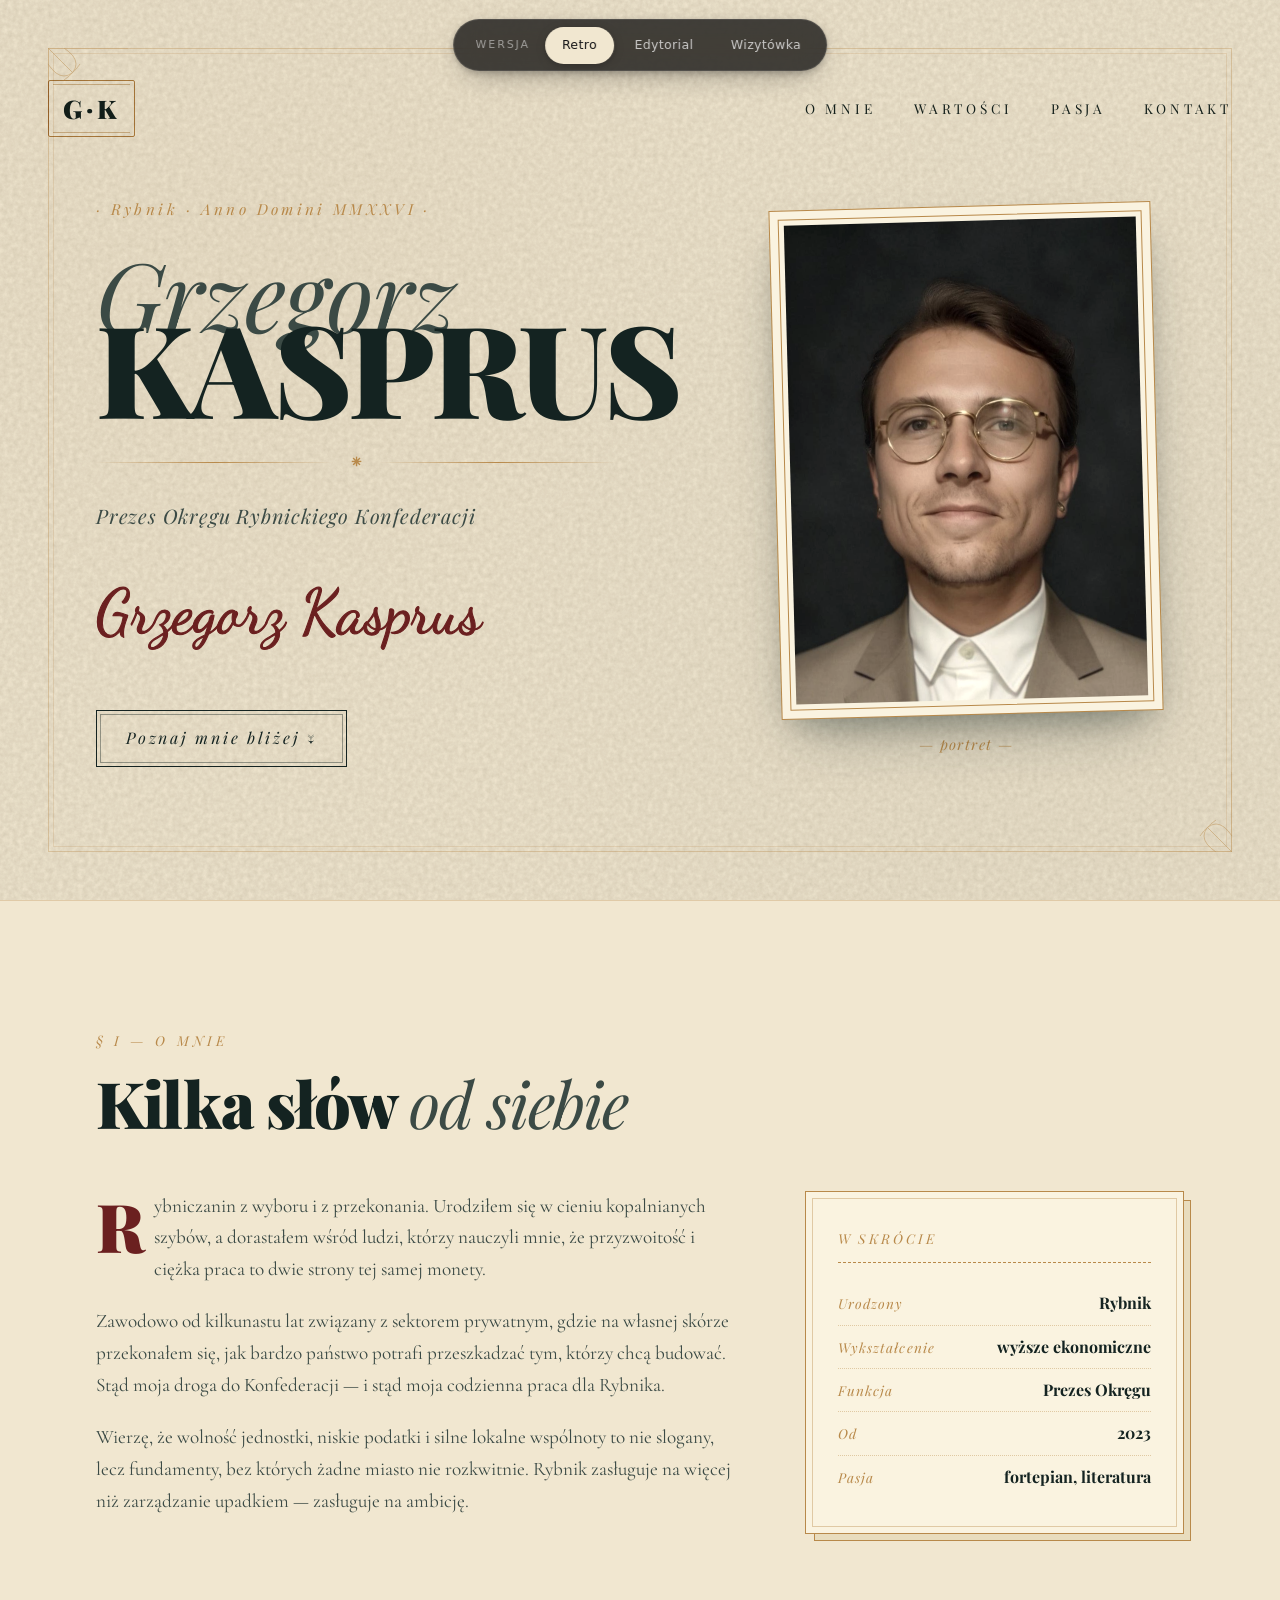
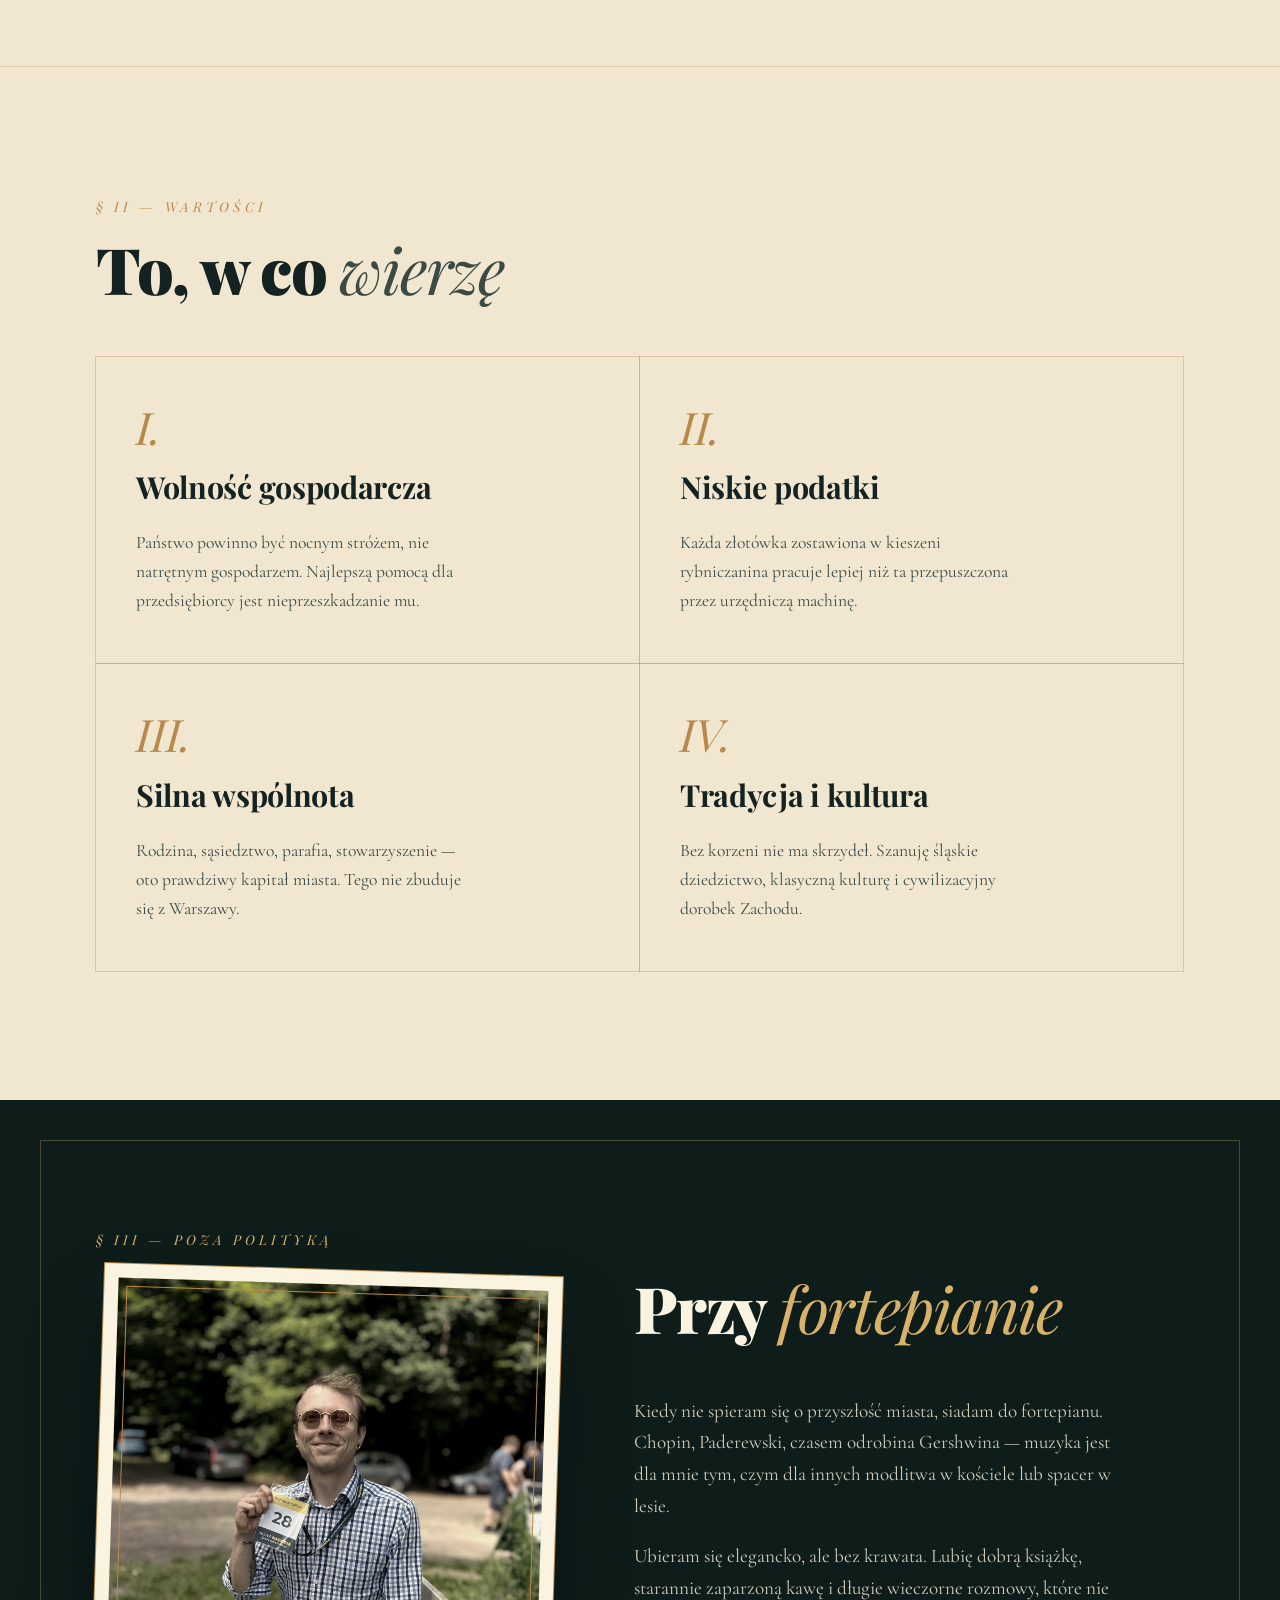
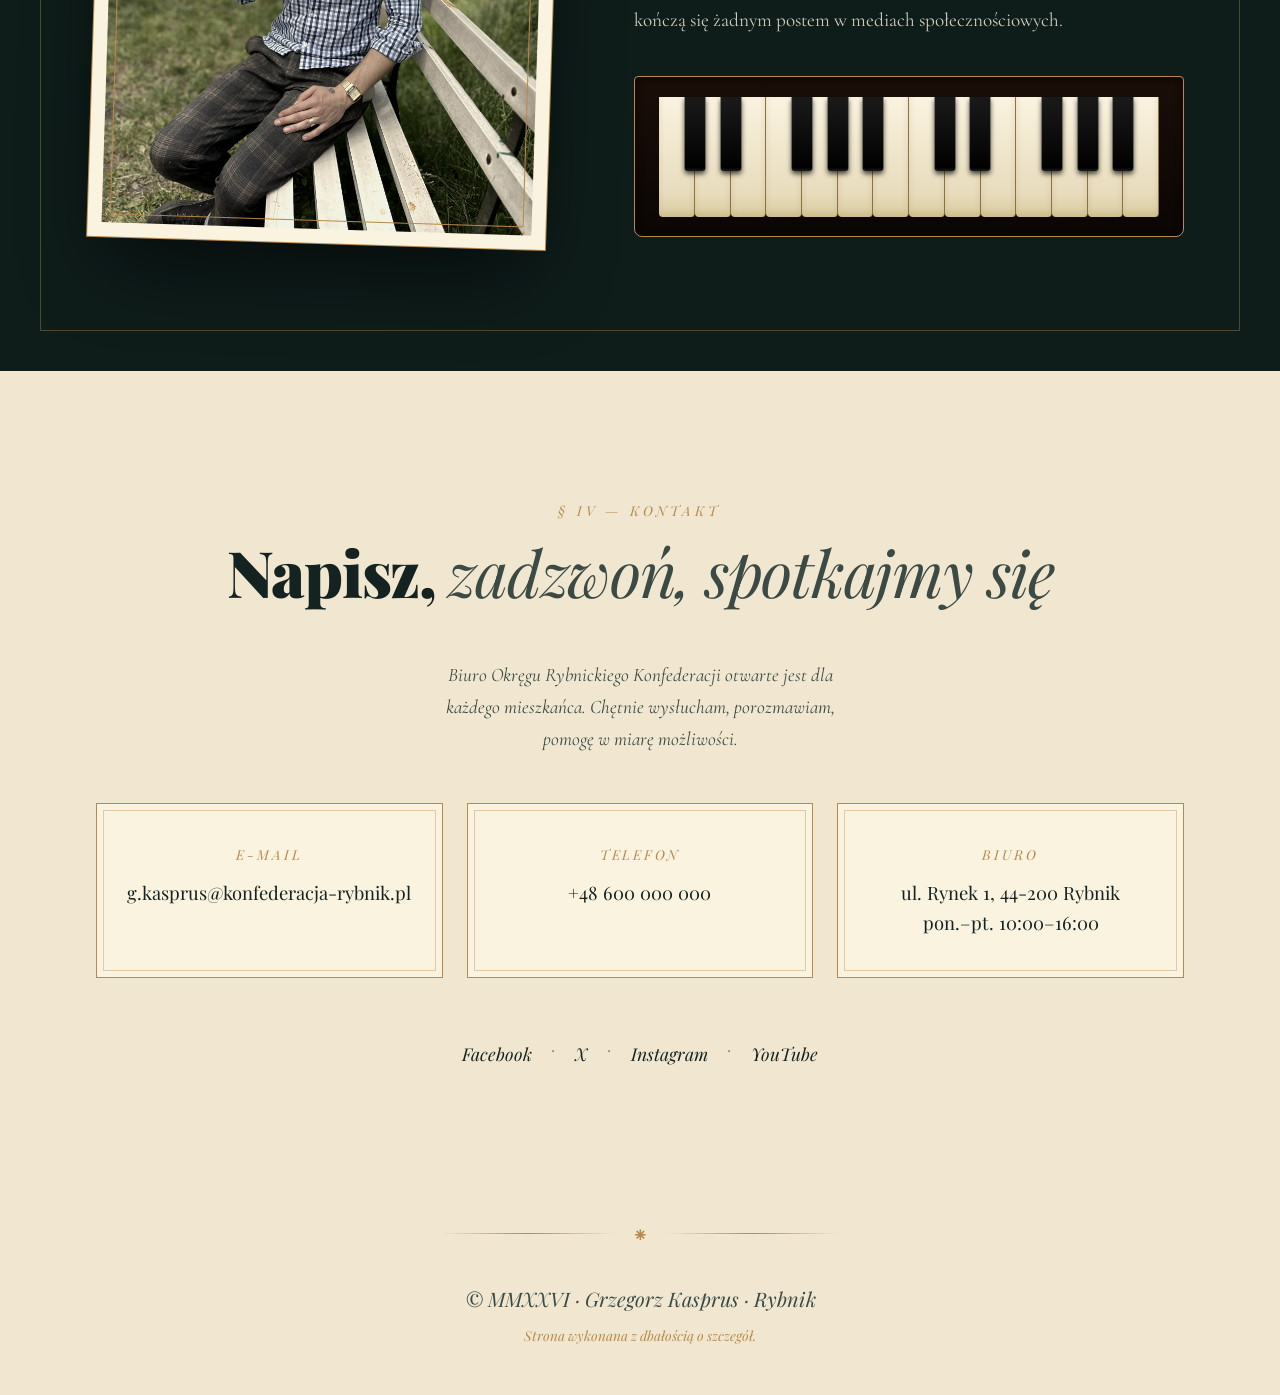
<file: index.html>
<!DOCTYPE html>
<html lang="pl">
<head>
    <meta charset="UTF-8">
    <meta name="viewport" content="width=device-width, initial-scale=1.0">
    <title>Grzegorz Kasprus — Prezes Okręgu Rybnickiego Konfederacji</title>
    <meta name="description" content="Grzegorz Kasprus — Prezes Rybnickiego Okręgu Konfederacji. Wolność, odpowiedzialność, tradycja.">
    <link rel="preconnect" href="https://fonts.googleapis.com">
    <link rel="preconnect" href="https://fonts.gstatic.com" crossorigin>
    <link href="https://fonts.googleapis.com/css2?family=Playfair+Display:ital,wght@0,400;0,700;0,900;1,400&family=Cormorant+Garamond:ital,wght@0,300;0,400;0,500;1,400&family=Dancing+Script:wght@600;700&display=swap" rel="stylesheet">
    <link rel="stylesheet" href="switcher.css">
    <link rel="stylesheet" href="style.css">
</head>
<body data-version="retro">

    <!-- Version switcher (shared) -->
    <nav class="version-switcher" aria-label="Wersje strony">
        <span class="version-switcher__label">Wersja</span>
        <a href="index.html"     class="version-switcher__btn" data-version="retro">Retro</a>
        <a href="editorial.html" class="version-switcher__btn" data-version="editorial">Edytorial</a>
        <a href="card.html"      class="version-switcher__btn" data-version="card">Wizytówka</a>
    </nav>

    <!-- Grain / paper overlay -->
    <div class="grain" aria-hidden="true"></div>

    <!-- Nav -->
    <nav class="nav">
        <div class="nav__mark">G·K</div>
        <ul class="nav__links">
            <li><a href="#o-mnie">O mnie</a></li>
            <li><a href="#wartosci">Wartości</a></li>
            <li><a href="#pasja">Pasja</a></li>
            <li><a href="#kontakt">Kontakt</a></li>
        </ul>
    </nav>

    <!-- Hero -->
    <header class="hero" id="top">
        <div class="hero__ornament hero__ornament--tl">
            <svg viewBox="0 0 100 100"><path d="M0 0 H100 M0 0 V100 M0 0 L30 30 M20 0 Q50 20 20 40 M0 20 Q20 50 40 20" stroke="currentColor" stroke-width="1" fill="none"/></svg>
        </div>
        <div class="hero__ornament hero__ornament--br">
            <svg viewBox="0 0 100 100"><path d="M100 100 H0 M100 100 V0 M100 100 L70 70 M80 100 Q50 80 80 60 M100 80 Q80 50 60 80" stroke="currentColor" stroke-width="1" fill="none"/></svg>
        </div>

        <div class="hero__content">
            <p class="hero__eyebrow">· Rybnik · Anno Domini MMXXVI ·</p>
            <h1 class="hero__title">
                <span class="hero__first">Grzegorz</span>
                <span class="hero__last">Kasprus</span>
            </h1>
            <div class="hero__rule"><span></span><em>⁕</em><span></span></div>
            <p class="hero__role">Prezes Okręgu Rybnickiego Konfederacji</p>
            <div class="hero__signature">
                <svg viewBox="0 0 600 120" xmlns="http://www.w3.org/2000/svg" aria-hidden="true">
                    <text x="0" y="85" class="signature-text">Grzegorz Kasprus</text>
                </svg>
            </div>
            <a href="#o-mnie" class="hero__cta">Poznaj mnie bliżej ↓</a>
        </div>

        <div class="hero__portrait">
            <div class="hero__frame">
                <img src="assets/profilowe.jpg" alt="Grzegorz Kasprus — portret">
            </div>
            <div class="hero__frame-caption">— portret —</div>
        </div>
    </header>

    <!-- About -->
    <section class="about" id="o-mnie">
        <div class="section__label">§ I — O mnie</div>
        <h2 class="section__title">Kilka słów <em>od siebie</em></h2>
        <div class="about__grid">
            <div class="about__text reveal">
                <p class="drop">Rybniczanin z wyboru i z przekonania. Urodziłem się w cieniu kopalnianych szybów, a dorastałem wśród ludzi, którzy nauczyli mnie, że przyzwoitość i ciężka praca to dwie strony tej samej monety.</p>
                <p>Zawodowo od kilkunastu lat związany z sektorem prywatnym, gdzie na własnej skórze przekonałem się, jak bardzo państwo potrafi przeszkadzać tym, którzy chcą budować. Stąd moja droga do Konfederacji — i stąd moja codzienna praca dla Rybnika.</p>
                <p>Wierzę, że wolność jednostki, niskie podatki i silne lokalne wspólnoty to nie slogany, lecz fundamenty, bez których żadne miasto nie rozkwitnie. Rybnik zasługuje na więcej niż zarządzanie upadkiem — zasługuje na ambicję.</p>
            </div>
            <aside class="about__aside reveal">
                <div class="about__card">
                    <p class="about__card-label">W skrócie</p>
                    <ul>
                        <li><span>Urodzony</span><strong>Rybnik</strong></li>
                        <li><span>Wykształcenie</span><strong>wyższe ekonomiczne</strong></li>
                        <li><span>Funkcja</span><strong>Prezes Okręgu</strong></li>
                        <li><span>Od</span><strong>2023</strong></li>
                        <li><span>Pasja</span><strong>fortepian, literatura</strong></li>
                    </ul>
                </div>
            </aside>
        </div>
    </section>

    <!-- Values -->
    <section class="values" id="wartosci">
        <div class="section__label">§ II — Wartości</div>
        <h2 class="section__title">To, w co <em>wierzę</em></h2>
        <div class="values__grid">
            <article class="value reveal">
                <div class="value__num">I.</div>
                <h3>Wolność gospodarcza</h3>
                <p>Państwo powinno być nocnym stróżem, nie natrętnym gospodarzem. Najlepszą pomocą dla przedsiębiorcy jest nieprzeszkadzanie mu.</p>
            </article>
            <article class="value reveal">
                <div class="value__num">II.</div>
                <h3>Niskie podatki</h3>
                <p>Każda złotówka zostawiona w kieszeni rybniczanina pracuje lepiej niż ta przepuszczona przez urzędniczą machinę.</p>
            </article>
            <article class="value reveal">
                <div class="value__num">III.</div>
                <h3>Silna wspólnota</h3>
                <p>Rodzina, sąsiedztwo, parafia, stowarzyszenie — oto prawdziwy kapitał miasta. Tego nie zbuduje się z Warszawy.</p>
            </article>
            <article class="value reveal">
                <div class="value__num">IV.</div>
                <h3>Tradycja i kultura</h3>
                <p>Bez korzeni nie ma skrzydeł. Szanuję śląskie dziedzictwo, klasyczną kulturę i cywilizacyjny dorobek Zachodu.</p>
            </article>
        </div>
    </section>

    <!-- Piano / passion -->
    <section class="passion" id="pasja">
        <div class="section__label">§ III — Poza polityką</div>
        <div class="passion__wrap">
            <div class="passion__image reveal">
                <div class="passion__frame">
                    <img src="assets/zdjecie.jpg" alt="Grzegorz Kasprus">
                </div>
            </div>
            <div class="passion__text reveal">
                <h2 class="section__title section__title--light">Przy <em>fortepianie</em></h2>
                <p>Kiedy nie spieram się o przyszłość miasta, siadam do fortepianu. Chopin, Paderewski, czasem odrobina Gershwina — muzyka jest dla mnie tym, czym dla innych modlitwa w kościele lub spacer w lesie.</p>
                <p>Ubieram się elegancko, ale bez krawata. Lubię dobrą książkę, starannie zaparzoną kawę i długie wieczorne rozmowy, które nie kończą się żadnym postem w mediach społecznościowych.</p>
                <div class="piano">
                    <div class="piano__keys" aria-hidden="true">
                        <div class="key white"></div><div class="key black"></div>
                        <div class="key white"></div><div class="key black"></div>
                        <div class="key white"></div>
                        <div class="key white"></div><div class="key black"></div>
                        <div class="key white"></div><div class="key black"></div>
                        <div class="key white"></div><div class="key black"></div>
                        <div class="key white"></div>
                        <div class="key white"></div><div class="key black"></div>
                        <div class="key white"></div><div class="key black"></div>
                        <div class="key white"></div>
                    </div>
                </div>
            </div>
        </div>
    </section>

    <!-- Contact -->
    <section class="contact" id="kontakt">
        <div class="section__label">§ IV — Kontakt</div>
        <h2 class="section__title">Napisz, <em>zadzwoń, spotkajmy się</em></h2>
        <p class="contact__intro reveal">Biuro Okręgu Rybnickiego Konfederacji otwarte jest dla każdego mieszkańca. Chętnie wysłucham, porozmawiam, pomogę w miarę możliwości.</p>

        <div class="contact__grid">
            <a class="contact__card reveal" href="mailto:g.kasprus@konfederacja-rybnik.pl">
                <span class="contact__card-label">e-mail</span>
                <span class="contact__card-value">g.kasprus@konfederacja-rybnik.pl</span>
            </a>
            <a class="contact__card reveal" href="tel:+48600000000">
                <span class="contact__card-label">telefon</span>
                <span class="contact__card-value">+48 600 000 000</span>
            </a>
            <div class="contact__card reveal">
                <span class="contact__card-label">biuro</span>
                <span class="contact__card-value">ul. Rynek 1, 44-200 Rybnik<br>pon.–pt. 10:00–16:00</span>
            </div>
        </div>

        <div class="contact__socials reveal">
            <a href="#" aria-label="Facebook">Facebook</a>
            <span>·</span>
            <a href="#" aria-label="X / Twitter">X</a>
            <span>·</span>
            <a href="#" aria-label="Instagram">Instagram</a>
            <span>·</span>
            <a href="#" aria-label="YouTube">YouTube</a>
        </div>
    </section>

    <footer class="footer">
        <div class="footer__rule"><span></span><em>⁕</em><span></span></div>
        <p>© MMXXVI · Grzegorz Kasprus · Rybnik</p>
        <p class="footer__small">Strona wykonana z dbałością o szczegół.</p>
    </footer>

    <script src="script.js"></script>
</body>
</html>
</file>
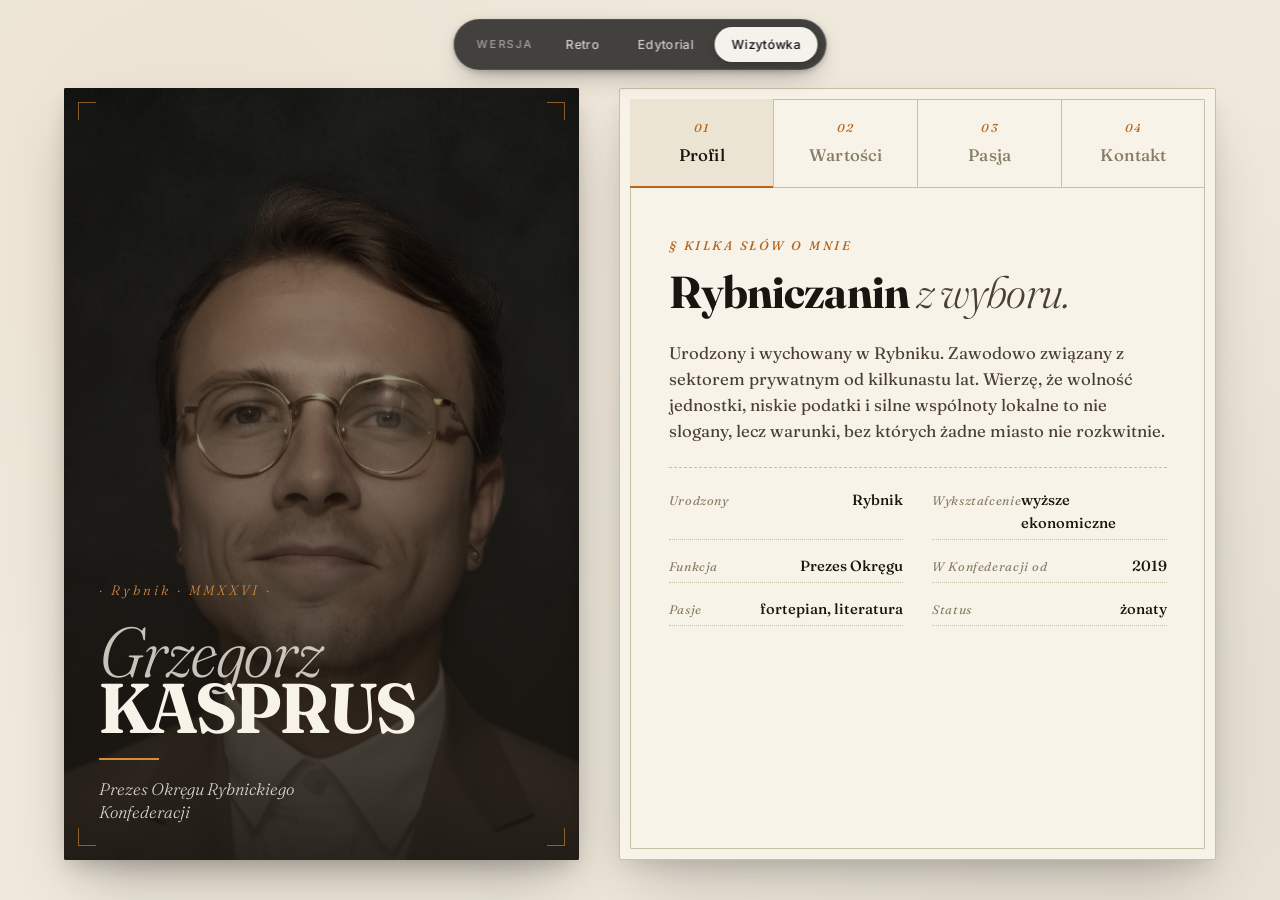
<file: card.html>
<!DOCTYPE html>
<html lang="pl">
<head>
    <meta charset="UTF-8">
    <meta name="viewport" content="width=device-width, initial-scale=1.0">
    <title>Grzegorz Kasprus — Wizytówka</title>
    <meta name="description" content="Grzegorz Kasprus — Prezes Okręgu Rybnickiego Konfederacji. Wizytówka.">
    <link rel="preconnect" href="https://fonts.googleapis.com">
    <link rel="preconnect" href="https://fonts.gstatic.com" crossorigin>
    <link href="https://fonts.googleapis.com/css2?family=Fraunces:ital,opsz,wght@0,9..144,300;0,9..144,500;0,9..144,700;0,9..144,900;1,9..144,300;1,9..144,500&family=Inter:wght@400;500;600&display=swap" rel="stylesheet">
    <link rel="stylesheet" href="switcher.css">
    <link rel="stylesheet" href="card.css">
</head>
<body data-version="card">

    <!-- Version switcher -->
    <nav class="version-switcher" aria-label="Wersje strony">
        <span class="version-switcher__label">Wersja</span>
        <a href="index.html"     class="version-switcher__btn" data-version="retro">Retro</a>
        <a href="editorial.html" class="version-switcher__btn" data-version="editorial">Edytorial</a>
        <a href="card.html"      class="version-switcher__btn" data-version="card">Wizytówka</a>
    </nav>

    <main class="card">

        <!-- PORTRAIT SIDE -->
        <aside class="card__portrait">
            <div class="card__photo">
                <img src="assets/profilowe.jpg" alt="Grzegorz Kasprus">
            </div>
            <div class="card__identity">
                <p class="card__eyebrow">· Rybnik · MMXXVI ·</p>
                <h1 class="card__name">
                    <span>Grzegorz</span>
                    <span>Kasprus</span>
                </h1>
                <div class="card__rule"></div>
                <p class="card__role">Prezes Okręgu Rybnickiego<br>Konfederacji</p>
            </div>
            <div class="card__corner card__corner--tl"></div>
            <div class="card__corner card__corner--tr"></div>
            <div class="card__corner card__corner--bl"></div>
            <div class="card__corner card__corner--br"></div>
        </aside>

        <!-- CONTENT SIDE -->
        <section class="card__content">
            <nav class="card__tabs" role="tablist" aria-label="Sekcje">
                <button class="card__tab active" role="tab" data-tab="profil"   aria-selected="true">
                    <span class="card__tab-num">01</span>
                    <span class="card__tab-label">Profil</span>
                </button>
                <button class="card__tab" role="tab" data-tab="wartosci" aria-selected="false">
                    <span class="card__tab-num">02</span>
                    <span class="card__tab-label">Wartości</span>
                </button>
                <button class="card__tab" role="tab" data-tab="pasja"    aria-selected="false">
                    <span class="card__tab-num">03</span>
                    <span class="card__tab-label">Pasja</span>
                </button>
                <button class="card__tab" role="tab" data-tab="kontakt"  aria-selected="false">
                    <span class="card__tab-num">04</span>
                    <span class="card__tab-label">Kontakt</span>
                </button>
            </nav>

            <div class="card__panels">

                <!-- PROFIL -->
                <article class="card__panel active" data-panel="profil" role="tabpanel">
                    <p class="card__meta">§ Kilka słów o mnie</p>
                    <h2 class="card__title">Rybniczanin <em>z wyboru.</em></h2>
                    <p class="card__lead">Urodzony i wychowany w Rybniku. Zawodowo związany z sektorem prywatnym od kilkunastu lat. Wierzę, że wolność jednostki, niskie podatki i silne wspólnoty lokalne to nie slogany, lecz warunki, bez których żadne miasto nie rozkwitnie.</p>
                    <dl class="card__facts">
                        <div><dt>Urodzony</dt><dd>Rybnik</dd></div>
                        <div><dt>Wykształcenie</dt><dd>wyższe ekonomiczne</dd></div>
                        <div><dt>Funkcja</dt><dd>Prezes Okręgu</dd></div>
                        <div><dt>W&nbsp;Konfederacji od</dt><dd>2019</dd></div>
                        <div><dt>Pasje</dt><dd>fortepian, literatura</dd></div>
                        <div><dt>Status</dt><dd>żonaty</dd></div>
                    </dl>
                </article>

                <!-- WARTOŚCI -->
                <article class="card__panel" data-panel="wartosci" role="tabpanel">
                    <p class="card__meta">§ W co wierzę</p>
                    <h2 class="card__title">Cztery <em>zasady.</em></h2>
                    <ul class="card__values">
                        <li>
                            <span class="card__val-num">I</span>
                            <div><h3>Wolność gospodarcza</h3><p>Państwo powinno być nocnym stróżem, nie natrętnym gospodarzem.</p></div>
                        </li>
                        <li>
                            <span class="card__val-num">II</span>
                            <div><h3>Niskie podatki</h3><p>Każda złotówka w kieszeni rybniczanina pracuje lepiej.</p></div>
                        </li>
                        <li>
                            <span class="card__val-num">III</span>
                            <div><h3>Silna wspólnota</h3><p>Rodzina i sąsiedztwo to prawdziwy kapitał miasta.</p></div>
                        </li>
                        <li>
                            <span class="card__val-num">IV</span>
                            <div><h3>Tradycja</h3><p>Bez korzeni nie ma skrzydeł. Szanuję dziedzictwo Śląska.</p></div>
                        </li>
                    </ul>
                </article>

                <!-- PASJA -->
                <article class="card__panel" data-panel="pasja" role="tabpanel">
                    <p class="card__meta">§ Poza polityką</p>
                    <h2 class="card__title">Przy <em>fortepianie.</em></h2>
                    <div class="card__pasja">
                        <div class="card__pasja-img">
                            <img src="assets/zdjecie.jpg" alt="Grzegorz Kasprus">
                        </div>
                        <div class="card__pasja-text">
                            <p>Kiedy nie spieram się o przyszłość miasta, siadam do fortepianu. Chopin, Paderewski, czasem odrobina Gershwina — muzyka jest moim schronieniem.</p>
                            <p>Ubieram się elegancko, ale bez krawata. Lubię dobrą książkę, starannie zaparzoną kawę i wieczory bez telefonu.</p>
                            <blockquote>„Elegancja nie polega na krawacie, tylko na porządku w&nbsp;myślach."</blockquote>
                        </div>
                    </div>
                </article>

                <!-- KONTAKT -->
                <article class="card__panel" data-panel="kontakt" role="tabpanel">
                    <p class="card__meta">§ Napisz, zadzwoń</p>
                    <h2 class="card__title">Zostańmy <em>w kontakcie.</em></h2>
                    <ul class="card__contact">
                        <li>
                            <span class="card__c-label">e-mail</span>
                            <a href="mailto:g.kasprus@konfederacja-rybnik.pl">g.kasprus@konfederacja-rybnik.pl</a>
                        </li>
                        <li>
                            <span class="card__c-label">telefon</span>
                            <a href="tel:+48600000000">+48 600 000 000</a>
                        </li>
                        <li>
                            <span class="card__c-label">biuro</span>
                            <span>Rynek 1, 44-200 Rybnik<br><em>pn.–pt. 10:00–16:00</em></span>
                        </li>
                        <li>
                            <span class="card__c-label">w&nbsp;sieci</span>
                            <span class="card__socials">
                                <a href="#">Facebook</a>
                                <a href="#">X</a>
                                <a href="#">Instagram</a>
                                <a href="#">YouTube</a>
                            </span>
                        </li>
                    </ul>
                </article>

            </div>
        </section>

    </main>

    <script src="card.js"></script>
</body>
</html>
</file>
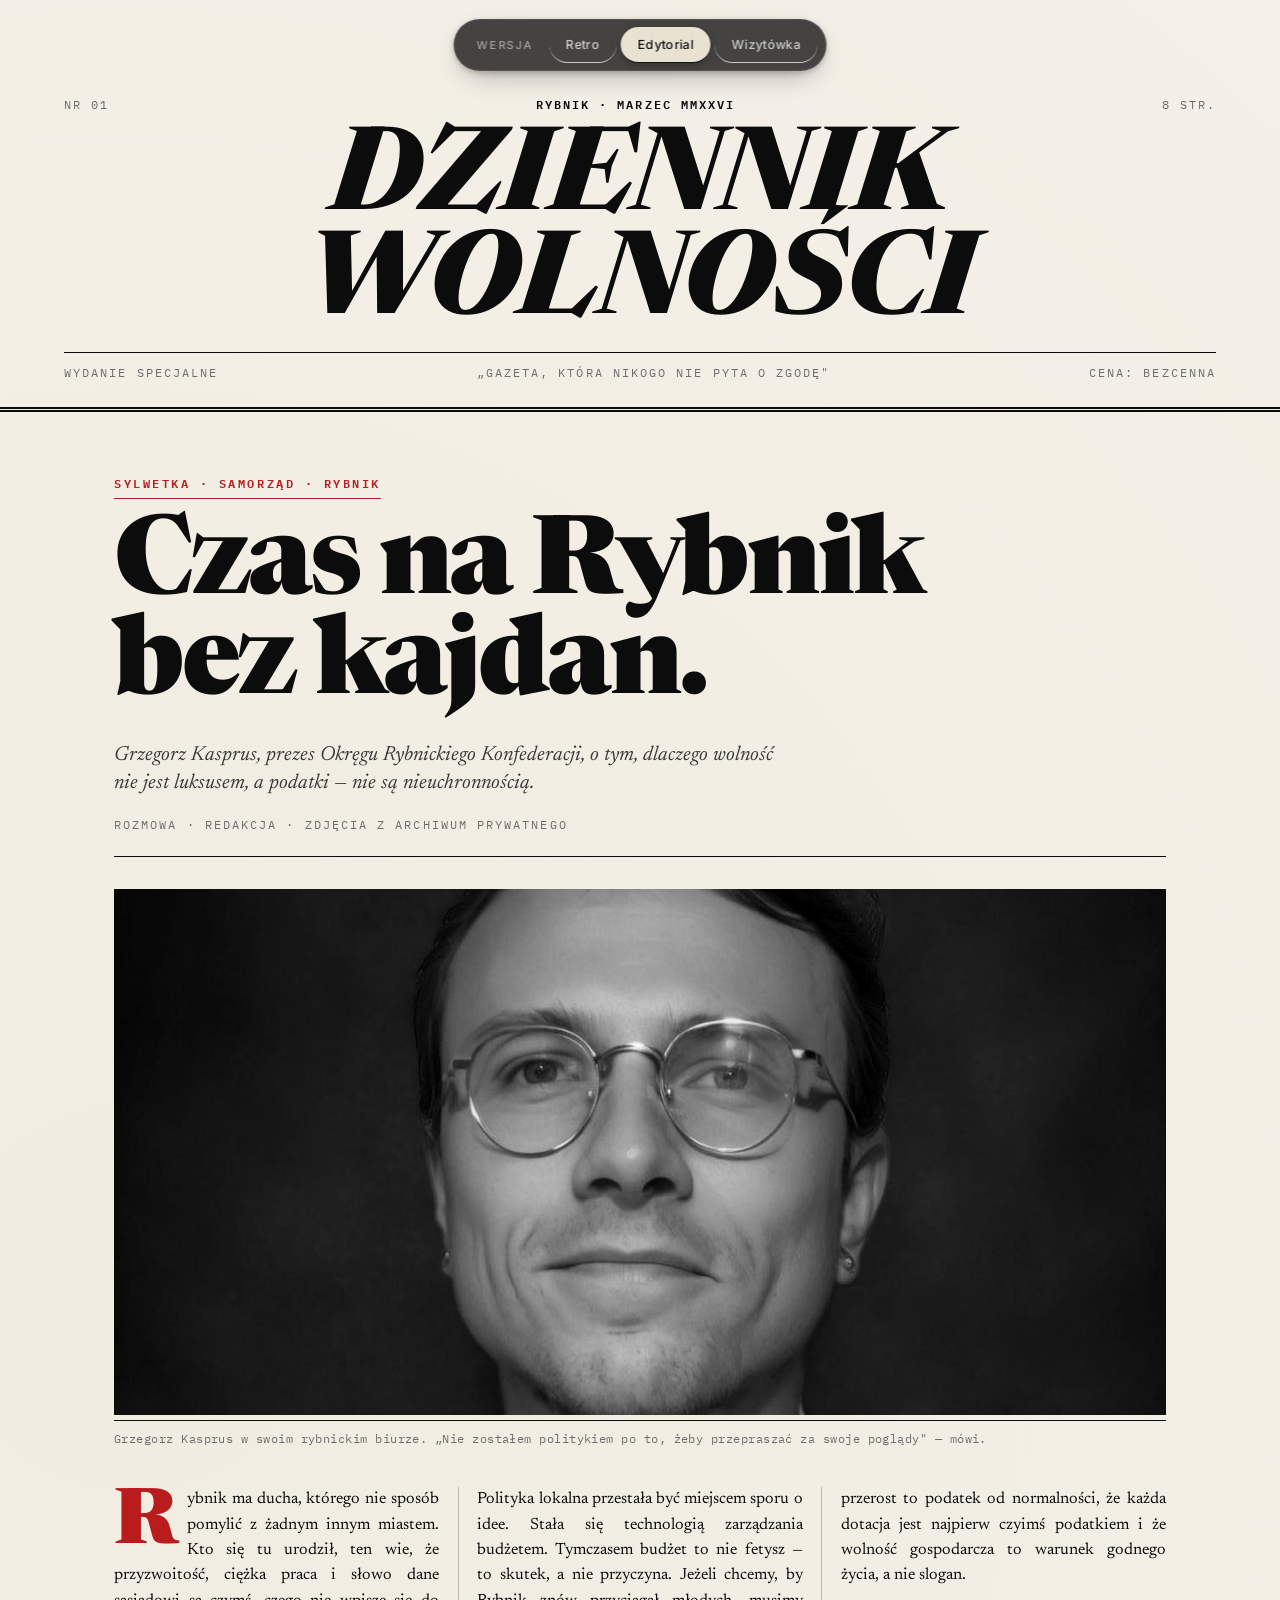
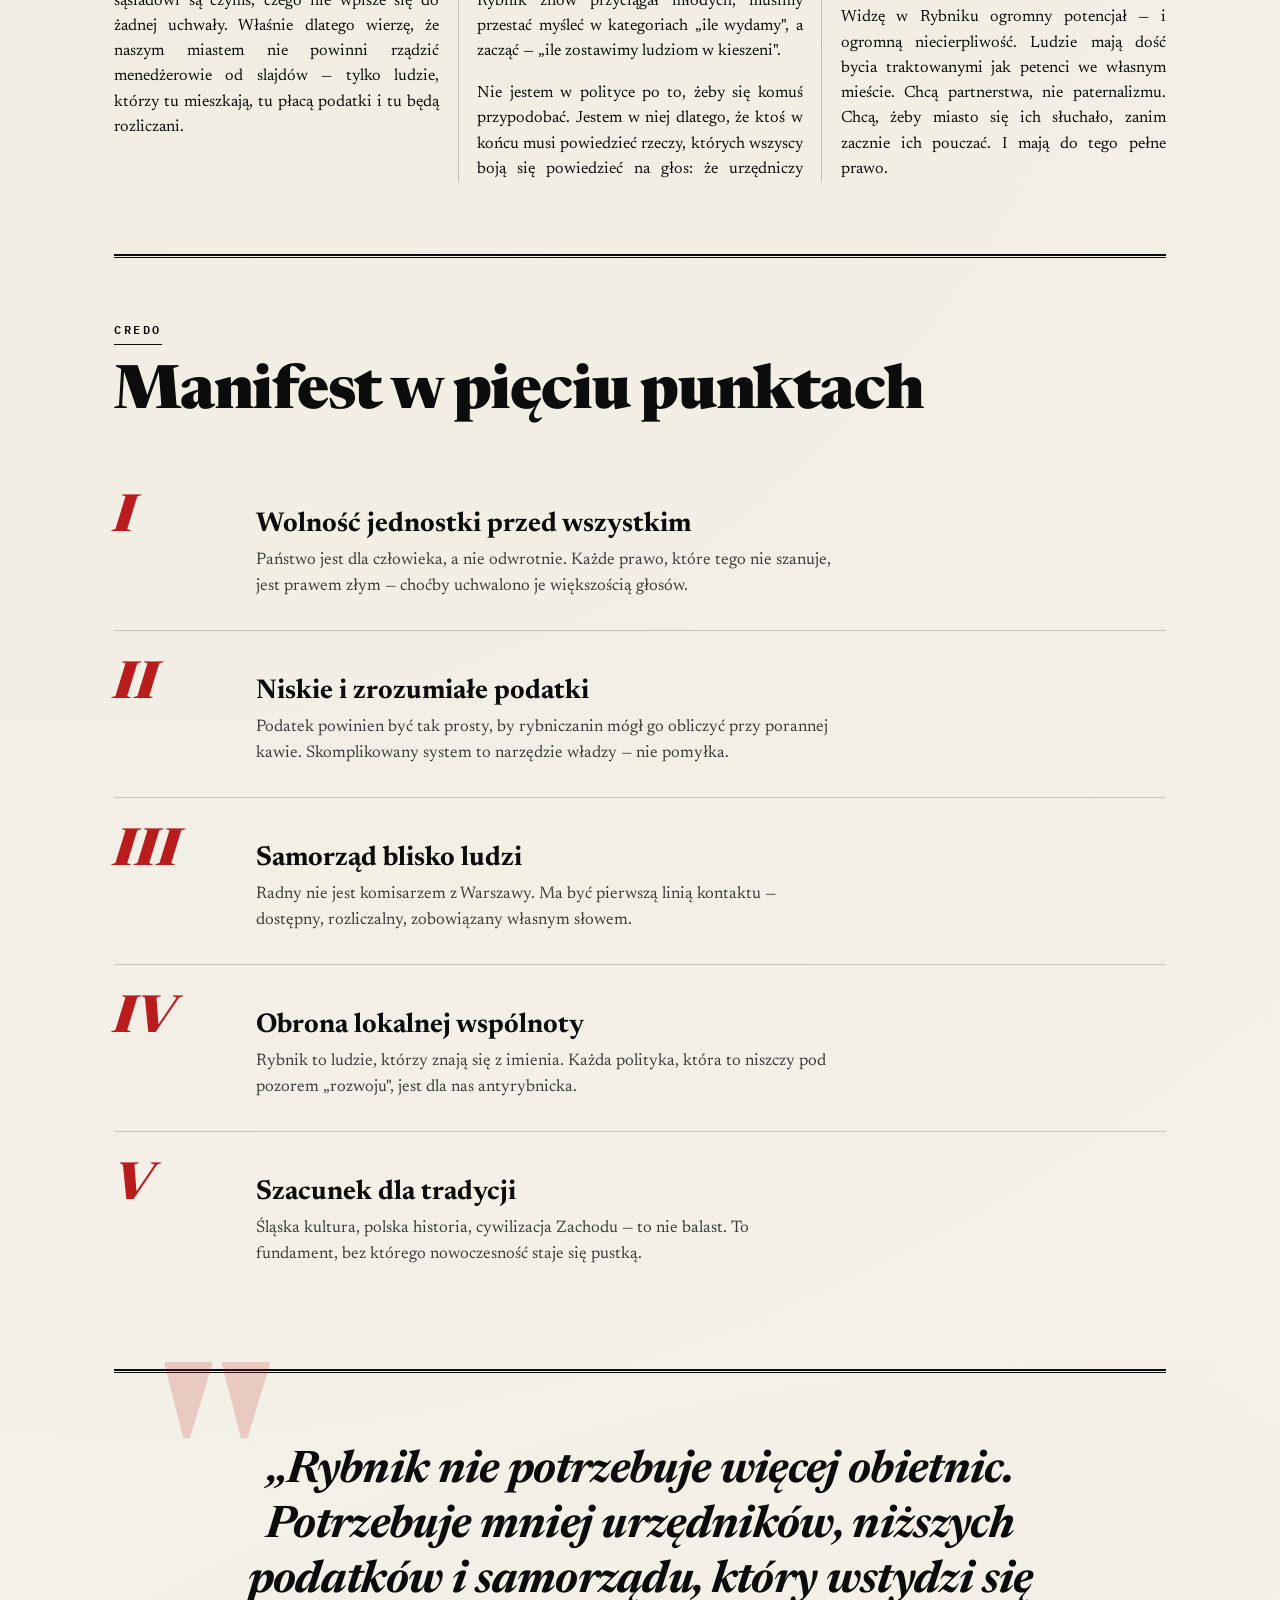
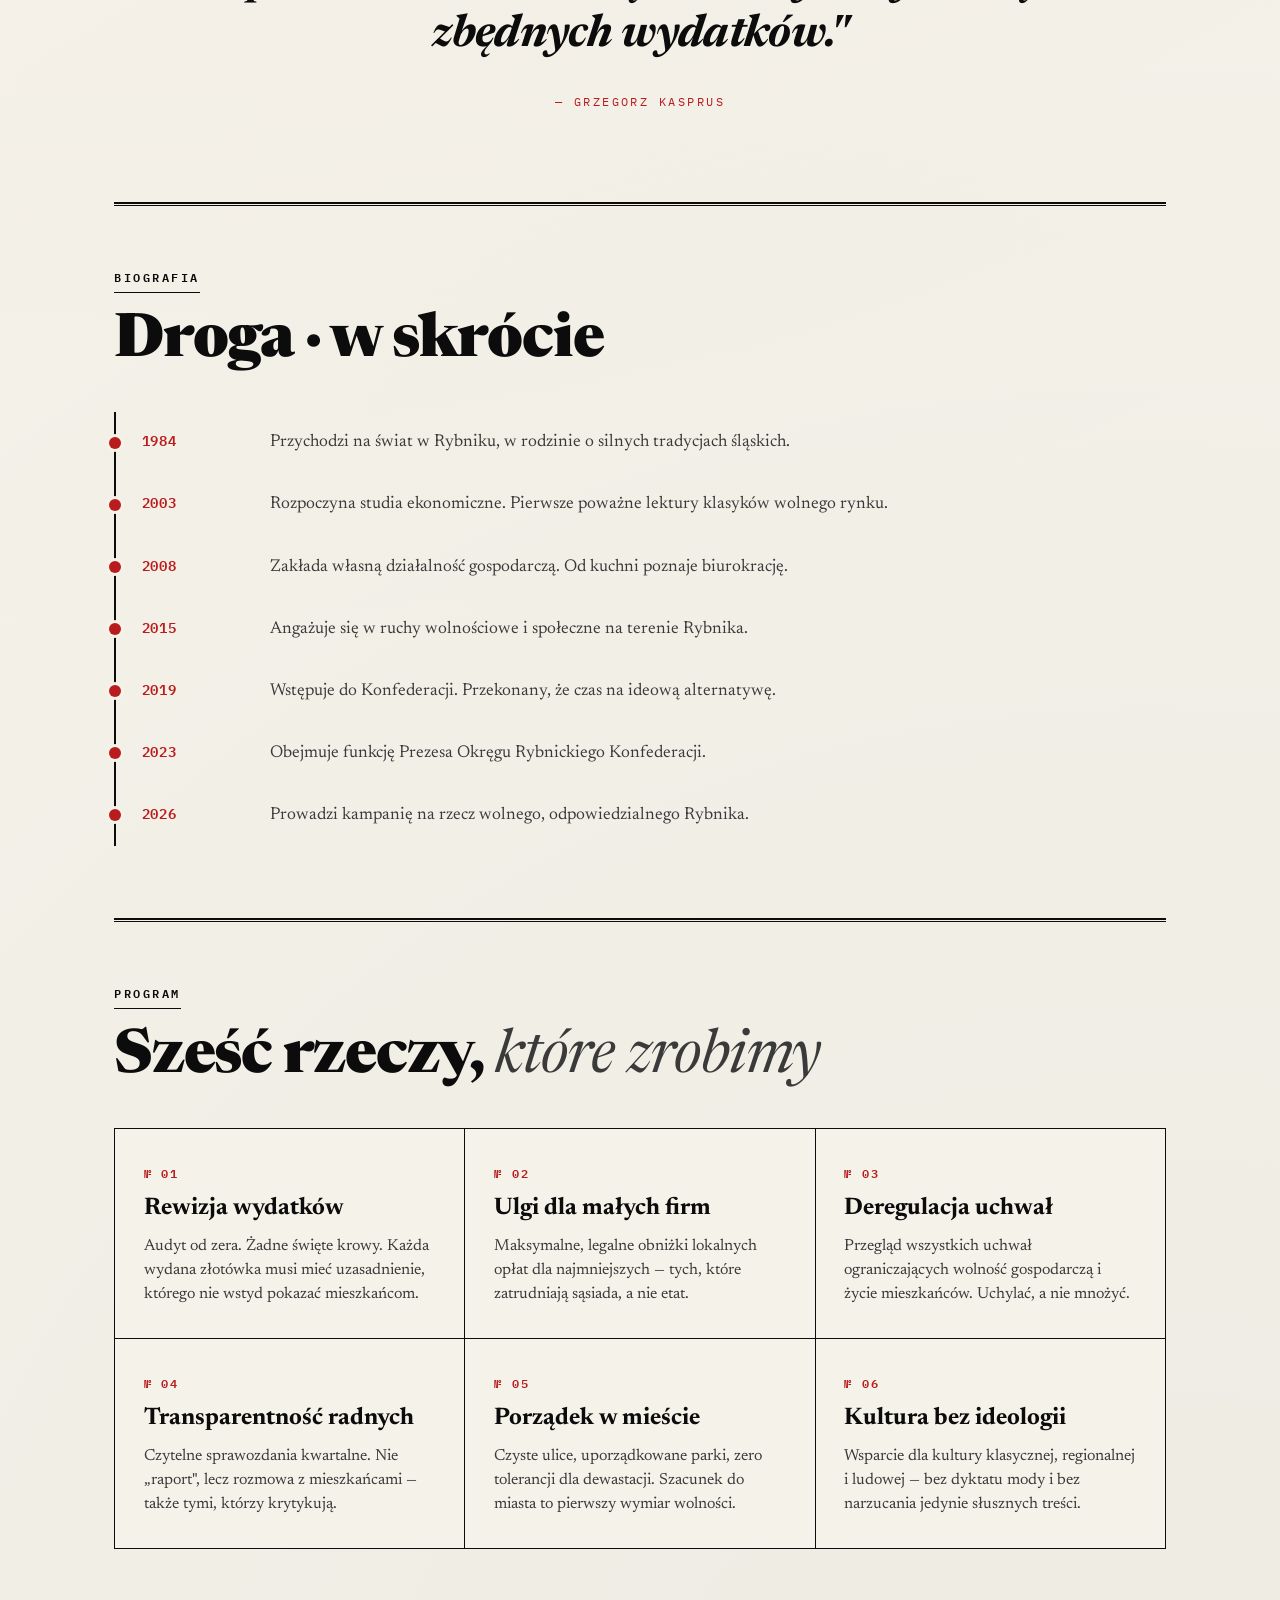
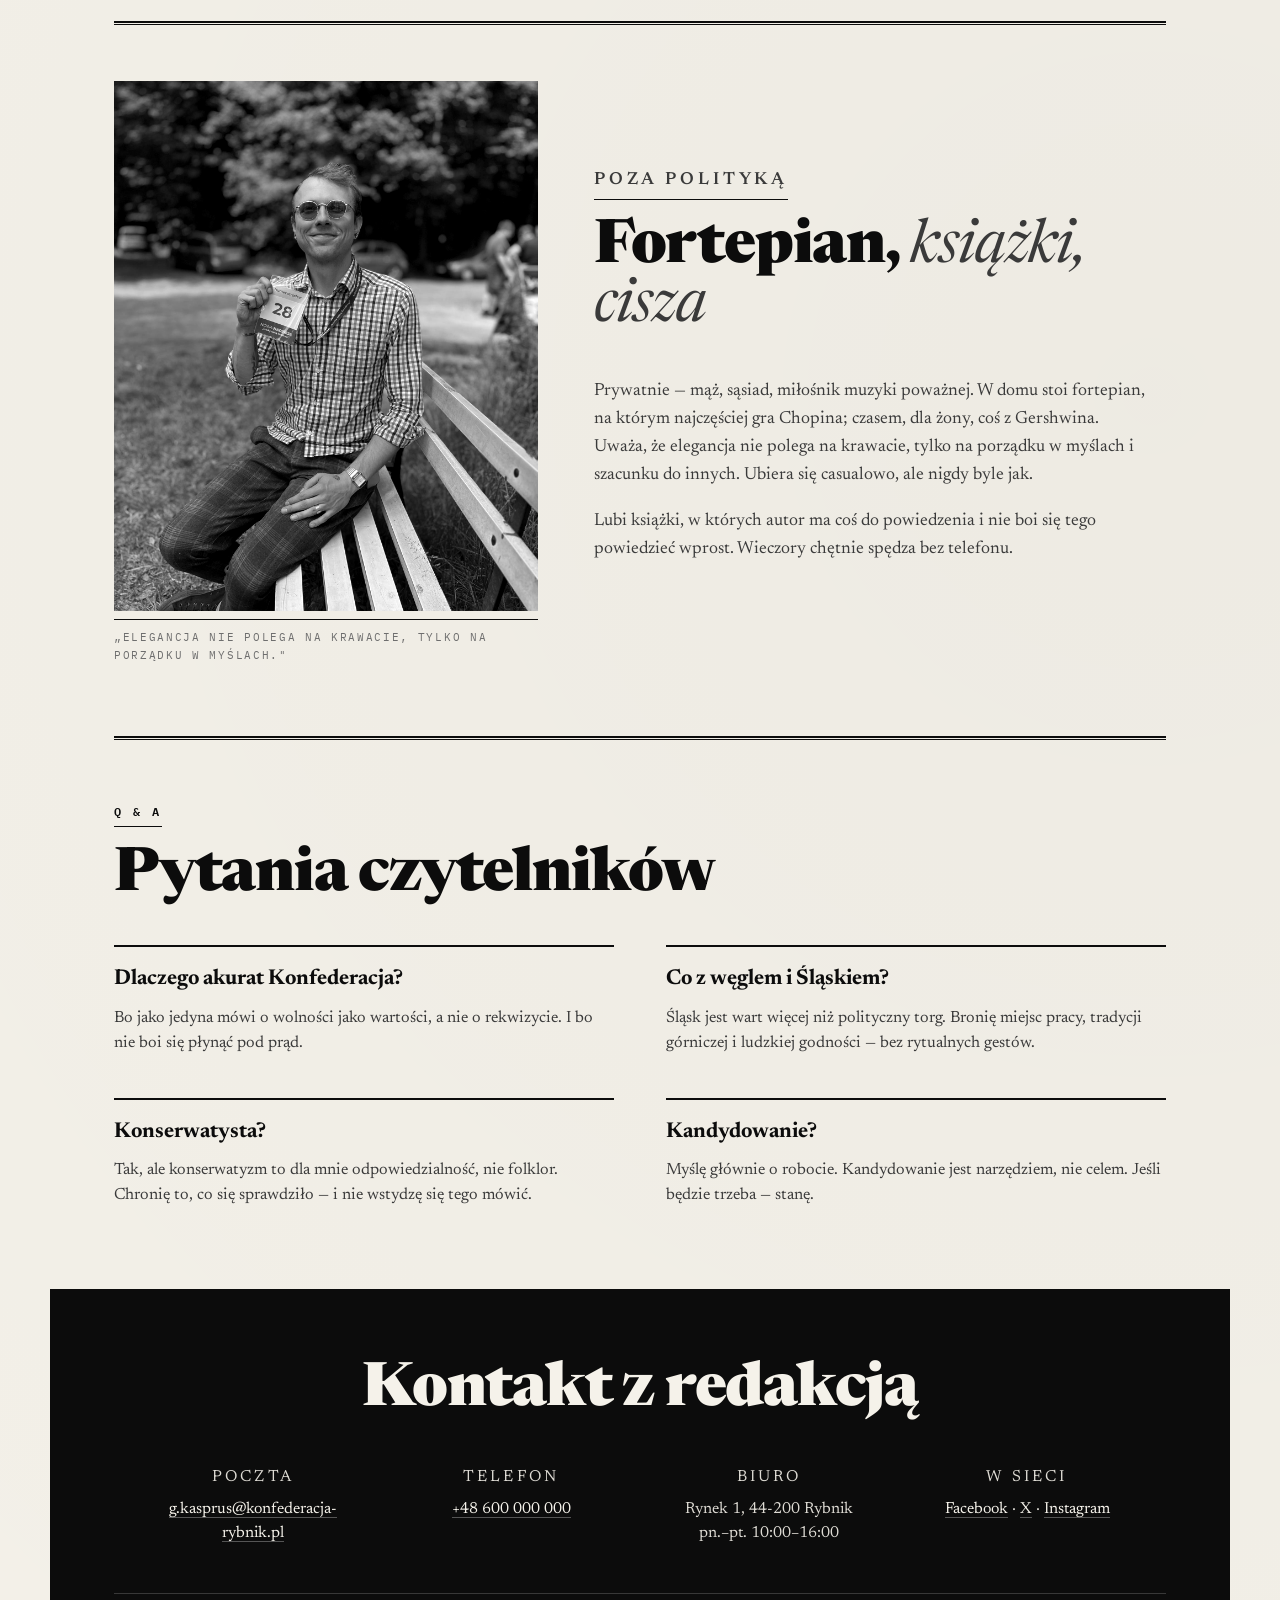
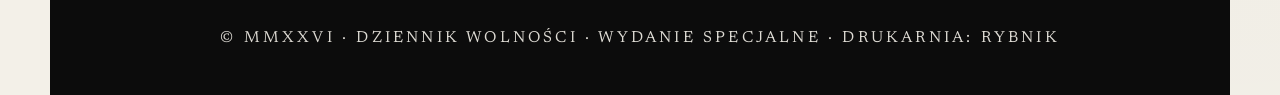
<file: editorial.html>
<!DOCTYPE html>
<html lang="pl">
<head>
    <meta charset="UTF-8">
    <meta name="viewport" content="width=device-width, initial-scale=1.0">
    <title>Grzegorz Kasprus · Dziennik Wolności — Wydanie Specjalne</title>
    <meta name="description" content="Grzegorz Kasprus — Prezes Okręgu Rybnickiego Konfederacji. Edytorialne wydanie specjalne.">
    <link rel="preconnect" href="https://fonts.googleapis.com">
    <link rel="preconnect" href="https://fonts.gstatic.com" crossorigin>
    <link href="https://fonts.googleapis.com/css2?family=Newsreader:ital,opsz,wght@0,6..72,400;0,6..72,700;0,6..72,800;1,6..72,400;1,6..72,700&family=Inter:wght@400;500;600;700&family=IBM+Plex+Mono:wght@400;500;600&display=swap" rel="stylesheet">
    <link rel="stylesheet" href="switcher.css">
    <link rel="stylesheet" href="editorial.css">
</head>
<body data-version="editorial">

    <!-- Version switcher -->
    <nav class="version-switcher" aria-label="Wersje strony">
        <span class="version-switcher__label">Wersja</span>
        <a href="index.html"     class="version-switcher__btn" data-version="retro">Retro</a>
        <a href="editorial.html" class="version-switcher__btn" data-version="editorial">Edytorial</a>
        <a href="card.html"      class="version-switcher__btn" data-version="card">Wizytówka</a>
    </nav>

    <!-- MASTHEAD -->
    <header class="masthead">
        <div class="masthead__top">
            <span>Nr 01</span>
            <span class="masthead__date">Rybnik · Marzec MMXXVI</span>
            <span>8 str.</span>
        </div>
        <h1 class="masthead__title">Dziennik Wolności</h1>
        <div class="masthead__sub">
            <span>Wydanie Specjalne</span>
            <span>„Gazeta, która nikogo nie pyta o zgodę"</span>
            <span>Cena: bezcenna</span>
        </div>
    </header>

    <main class="paper">

        <!-- LEAD -->
        <article class="lead">
            <p class="kicker">Sylwetka · Samorząd · Rybnik</p>
            <h2 class="lead__headline">Czas na&nbsp;Rybnik<br>bez&nbsp;kajdan.</h2>
            <p class="lead__deck">Grzegorz Kasprus, prezes Okręgu Rybnickiego Konfederacji, o tym, dlaczego wolność nie jest luksusem, a podatki — nie są nieuchronnością.</p>
            <p class="byline">Rozmowa · redakcja · zdjęcia z archiwum prywatnego</p>

            <figure class="lead__figure reveal">
                <img src="assets/profilowe.jpg" alt="Grzegorz Kasprus w swoim rybnickim biurze">
                <figcaption>Grzegorz Kasprus w swoim rybnickim biurze. „Nie zostałem politykiem po to, żeby przepraszać za swoje poglądy" — mówi.</figcaption>
            </figure>

            <div class="lead__cols reveal">
                <p class="drop">Rybnik ma ducha, którego nie sposób pomylić z żadnym innym miastem. Kto się tu urodził, ten wie, że przyzwoitość, ciężka praca i słowo dane sąsiadowi są czymś, czego nie wpisze się do żadnej uchwały. Właśnie dlatego wierzę, że naszym miastem nie powinni rządzić menedżerowie od slajdów — tylko ludzie, którzy tu mieszkają, tu płacą podatki i tu będą rozliczani.</p>
                <p>Polityka lokalna przestała być miejscem sporu o idee. Stała się technologią zarządzania budżetem. Tymczasem budżet to nie fetysz — to skutek, a nie przyczyna. Jeżeli chcemy, by Rybnik znów przyciągał młodych, musimy przestać myśleć w kategoriach „ile wydamy", a zacząć — „ile zostawimy ludziom w kieszeni".</p>
                <p>Nie jestem w polityce po to, żeby się komuś przypodobać. Jestem w niej dlatego, że ktoś w końcu musi powiedzieć rzeczy, których wszyscy boją się powiedzieć na głos: że urzędniczy przerost to podatek od normalności, że każda dotacja jest najpierw czyimś podatkiem i że wolność gospodarcza to warunek godnego życia, a nie slogan.</p>
                <p>Widzę w Rybniku ogromny potencjał — i ogromną niecierpliwość. Ludzie mają dość bycia traktowanymi jak petenci we własnym mieście. Chcą partnerstwa, nie paternalizmu. Chcą, żeby miasto się ich słuchało, zanim zacznie ich pouczać. I mają do tego pełne prawo.</p>
            </div>
        </article>

        <hr class="section-rule">

        <!-- MANIFEST -->
        <section class="manifest reveal">
            <p class="kicker kicker--dark">Credo</p>
            <h2 class="section-h">Manifest w&nbsp;pięciu punktach</h2>
            <ol class="manifest__list">
                <li>
                    <span class="num">I</span>
                    <div>
                        <h3>Wolność jednostki przed wszystkim</h3>
                        <p>Państwo jest dla człowieka, a nie odwrotnie. Każde prawo, które tego nie szanuje, jest prawem złym — choćby uchwalono je większością głosów.</p>
                    </div>
                </li>
                <li>
                    <span class="num">II</span>
                    <div>
                        <h3>Niskie i zrozumiałe podatki</h3>
                        <p>Podatek powinien być tak prosty, by rybniczanin mógł go obliczyć przy porannej kawie. Skomplikowany system to narzędzie władzy — nie pomyłka.</p>
                    </div>
                </li>
                <li>
                    <span class="num">III</span>
                    <div>
                        <h3>Samorząd blisko ludzi</h3>
                        <p>Radny nie jest komisarzem z Warszawy. Ma być pierwszą linią kontaktu — dostępny, rozliczalny, zobowiązany własnym słowem.</p>
                    </div>
                </li>
                <li>
                    <span class="num">IV</span>
                    <div>
                        <h3>Obrona lokalnej wspólnoty</h3>
                        <p>Rybnik to ludzie, którzy znają się z imienia. Każda polityka, która to niszczy pod pozorem „rozwoju", jest dla nas antyrybnicka.</p>
                    </div>
                </li>
                <li>
                    <span class="num">V</span>
                    <div>
                        <h3>Szacunek dla tradycji</h3>
                        <p>Śląska kultura, polska historia, cywilizacja Zachodu — to nie balast. To fundament, bez którego nowoczesność staje się pustką.</p>
                    </div>
                </li>
            </ol>
        </section>

        <hr class="section-rule">

        <!-- PULLQUOTE -->
        <blockquote class="pullquote reveal">
            <p>„Rybnik nie potrzebuje więcej obietnic. Potrzebuje mniej urzędników, niższych podatków i samorządu, który wstydzi się zbędnych wydatków."</p>
            <cite>— Grzegorz Kasprus</cite>
        </blockquote>

        <hr class="section-rule">

        <!-- BIOGRAFIA -->
        <section class="bio reveal">
            <p class="kicker kicker--dark">Biografia</p>
            <h2 class="section-h">Droga · w&nbsp;skrócie</h2>
            <ol class="timeline">
                <li><time>1984</time><p>Przychodzi na świat w Rybniku, w rodzinie o silnych tradycjach śląskich.</p></li>
                <li><time>2003</time><p>Rozpoczyna studia ekonomiczne. Pierwsze poważne lektury klasyków wolnego rynku.</p></li>
                <li><time>2008</time><p>Zakłada własną działalność gospodarczą. Od kuchni poznaje biurokrację.</p></li>
                <li><time>2015</time><p>Angażuje się w ruchy wolnościowe i społeczne na terenie Rybnika.</p></li>
                <li><time>2019</time><p>Wstępuje do Konfederacji. Przekonany, że czas na ideową alternatywę.</p></li>
                <li><time>2023</time><p>Obejmuje funkcję Prezesa Okręgu Rybnickiego Konfederacji.</p></li>
                <li><time>2026</time><p>Prowadzi kampanię na rzecz wolnego, odpowiedzialnego Rybnika.</p></li>
            </ol>
        </section>

        <hr class="section-rule">

        <!-- PROGRAM -->
        <section class="program reveal">
            <p class="kicker kicker--dark">Program</p>
            <h2 class="section-h">Sześć rzeczy, <em>które zrobimy</em></h2>
            <div class="program__grid">
                <article class="program__item">
                    <span class="program__mark">№ 01</span>
                    <h3>Rewizja wydatków</h3>
                    <p>Audyt od zera. Żadne święte krowy. Każda wydana złotówka musi mieć uzasadnienie, którego nie wstyd pokazać mieszkańcom.</p>
                </article>
                <article class="program__item">
                    <span class="program__mark">№ 02</span>
                    <h3>Ulgi dla małych firm</h3>
                    <p>Maksymalne, legalne obniżki lokalnych opłat dla najmniejszych — tych, które zatrudniają sąsiada, a nie etat.</p>
                </article>
                <article class="program__item">
                    <span class="program__mark">№ 03</span>
                    <h3>Deregulacja uchwał</h3>
                    <p>Przegląd wszystkich uchwał ograniczających wolność gospodarczą i życie mieszkańców. Uchylać, a nie mnożyć.</p>
                </article>
                <article class="program__item">
                    <span class="program__mark">№ 04</span>
                    <h3>Transparentność radnych</h3>
                    <p>Czytelne sprawozdania kwartalne. Nie „raport", lecz rozmowa z mieszkańcami — także tymi, którzy krytykują.</p>
                </article>
                <article class="program__item">
                    <span class="program__mark">№ 05</span>
                    <h3>Porządek w mieście</h3>
                    <p>Czyste ulice, uporządkowane parki, zero tolerancji dla dewastacji. Szacunek do miasta to pierwszy wymiar wolności.</p>
                </article>
                <article class="program__item">
                    <span class="program__mark">№ 06</span>
                    <h3>Kultura bez ideologii</h3>
                    <p>Wsparcie dla kultury klasycznej, regionalnej i ludowej — bez dyktatu mody i bez narzucania jedynie słusznych treści.</p>
                </article>
            </div>
        </section>

        <hr class="section-rule">

        <!-- ASIDE / POZA POLITYKĄ -->
        <section class="aside-section reveal">
            <div class="aside-section__grid">
                <figure class="aside-section__figure">
                    <img src="assets/zdjecie.jpg" alt="Grzegorz Kasprus — prywatnie">
                    <figcaption>„Elegancja nie polega na krawacie, tylko na porządku w myślach."</figcaption>
                </figure>
                <div class="aside-section__text">
                    <p class="kicker kicker--dark">Poza polityką</p>
                    <h2 class="section-h">Fortepian, <em>książki, cisza</em></h2>
                    <p>Prywatnie — mąż, sąsiad, miłośnik muzyki poważnej. W domu stoi fortepian, na którym najczęściej gra Chopina; czasem, dla żony, coś z Gershwina. Uważa, że elegancja nie polega na krawacie, tylko na porządku w myślach i szacunku do innych. Ubiera się casualowo, ale nigdy byle jak.</p>
                    <p>Lubi książki, w których autor ma coś do powiedzenia i nie boi się tego powiedzieć wprost. Wieczory chętnie spędza bez telefonu.</p>
                </div>
            </div>
        </section>

        <hr class="section-rule">

        <!-- FAQ -->
        <section class="faq reveal">
            <p class="kicker kicker--dark">Q & A</p>
            <h2 class="section-h">Pytania czytelników</h2>
            <div class="faq__grid">
                <div class="faq__item">
                    <h3>Dlaczego akurat Konfederacja?</h3>
                    <p>Bo jako jedyna mówi o wolności jako wartości, a nie o rekwizycie. I bo nie boi się płynąć pod prąd.</p>
                </div>
                <div class="faq__item">
                    <h3>Co z węglem i Śląskiem?</h3>
                    <p>Śląsk jest wart więcej niż polityczny torg. Bronię miejsc pracy, tradycji górniczej i ludzkiej godności — bez rytualnych gestów.</p>
                </div>
                <div class="faq__item">
                    <h3>Konserwatysta?</h3>
                    <p>Tak, ale konserwatyzm to dla mnie odpowiedzialność, nie folklor. Chronię to, co się sprawdziło — i nie wstydzę się tego mówić.</p>
                </div>
                <div class="faq__item">
                    <h3>Kandydowanie?</h3>
                    <p>Myślę głównie o robocie. Kandydowanie jest narzędziem, nie celem. Jeśli będzie trzeba — stanę.</p>
                </div>
            </div>
        </section>

        <!-- FOOTER -->
        <footer class="paper-footer">
            <h2 class="section-h section-h--center section-h--light">Kontakt z&nbsp;redakcją</h2>
            <div class="paper-footer__grid">
                <div>
                    <p class="paper-footer__label">Poczta</p>
                    <p><a href="mailto:g.kasprus@konfederacja-rybnik.pl">g.kasprus@konfederacja-rybnik.pl</a></p>
                </div>
                <div>
                    <p class="paper-footer__label">Telefon</p>
                    <p><a href="tel:+48600000000">+48 600 000 000</a></p>
                </div>
                <div>
                    <p class="paper-footer__label">Biuro</p>
                    <p>Rynek 1, 44-200 Rybnik<br>pn.–pt. 10:00–16:00</p>
                </div>
                <div>
                    <p class="paper-footer__label">W sieci</p>
                    <p><a href="#">Facebook</a> · <a href="#">X</a> · <a href="#">Instagram</a></p>
                </div>
            </div>
            <p class="paper-footer__colophon">© MMXXVI · Dziennik Wolności · Wydanie Specjalne · Drukarnia: Rybnik</p>
        </footer>

    </main>

    <script src="editorial.js"></script>
</body>
</html>
</file>
<file: switcher.css>
/* ============================================
   Shared version switcher (all 3 variants)
   ============================================ */

.version-switcher {
    position: fixed;
    top: 1.2rem;
    left: 50%;
    transform: translateX(-50%);
    z-index: 500;
    display: flex;
    align-items: center;
    gap: .25rem;
    padding: .42rem .5rem;
    background: rgba(18, 18, 20, .78);
    -webkit-backdrop-filter: blur(14px) saturate(140%);
    backdrop-filter: blur(14px) saturate(140%);
    border-radius: 999px;
    border: 1px solid rgba(255, 255, 255, .09);
    box-shadow: 0 10px 30px -12px rgba(0, 0, 0, .45), 0 2px 6px rgba(0, 0, 0, .2);
    font-family: -apple-system, BlinkMacSystemFont, "Segoe UI", Inter, system-ui, sans-serif;
    mix-blend-mode: normal;
}

.version-switcher__label {
    color: rgba(255, 255, 255, .5);
    font-size: .68rem;
    letter-spacing: .18em;
    text-transform: uppercase;
    padding: 0 .7rem 0 .85rem;
    font-weight: 500;
    user-select: none;
}

.version-switcher__btn {
    padding: .5rem 1.05rem;
    font-size: .78rem;
    font-weight: 500;
    letter-spacing: .03em;
    color: rgba(255, 255, 255, .72);
    border-radius: 999px;
    transition: color .25s ease, background .25s ease, transform .25s ease;
    text-decoration: none;
    white-space: nowrap;
}

.version-switcher__btn:hover {
    color: #fff;
    background: rgba(255, 255, 255, .08);
}

/* Active states — highlight current version with its own accent */
body[data-version="retro"]     .version-switcher__btn[data-version="retro"],
body[data-version="editorial"] .version-switcher__btn[data-version="editorial"],
body[data-version="card"]      .version-switcher__btn[data-version="card"] {
    color: #121214;
    background: #f1e7d0;
    box-shadow: 0 2px 8px rgba(0, 0, 0, .25);
    cursor: default;
}

body[data-version="editorial"] .version-switcher__btn[data-version="editorial"] {
    background: #e8e2d3;
}
body[data-version="card"] .version-switcher__btn[data-version="card"] {
    background: #f5f2ec;
}

@media (max-width: 640px) {
    .version-switcher { top: .7rem; padding: .32rem .38rem; gap: .15rem; }
    .version-switcher__label { display: none; }
    .version-switcher__btn { padding: .42rem .8rem; font-size: .72rem; }
}
</file>
<file: style.css>
/* ============================================
   Grzegorz Kasprus — retro visiting card
   Palette: parchment, deep bottle-green, brass
   ============================================ */

:root {
    --bg:        #f1e7d0;
    --bg-deep:   #e8dcbd;
    --ink:       #142321;
    --ink-soft:  #3b4a45;
    --brass:     #b8894a;
    --brass-lt:  #d9b26a;
    --accent:    #6b2020;
    --paper:     #faf3e0;
    --dark:      #0e1c1a;

    --f-display: 'Playfair Display', Georgia, serif;
    --f-body:    'Cormorant Garamond', Georgia, serif;
    --f-script:  'Dancing Script', cursive;
}

* { box-sizing: border-box; margin: 0; padding: 0; }

html { scroll-behavior: smooth; }

body {
    background: var(--bg);
    color: var(--ink);
    font-family: var(--f-body);
    font-size: 20px;
    line-height: 1.65;
    overflow-x: hidden;
}

img { max-width: 100%; display: block; }
a { color: inherit; text-decoration: none; }

/* ========== Grain / paper overlay ========== */
.grain {
    position: fixed; inset: 0;
    pointer-events: none;
    z-index: 1;
    opacity: .35;
    mix-blend-mode: multiply;
    background-image:
        radial-gradient(circle at 20% 30%, rgba(139, 90, 30, .08) 0, transparent 40%),
        radial-gradient(circle at 80% 70%, rgba(20, 35, 33, .1) 0, transparent 45%),
        url("data:image/svg+xml,%3Csvg viewBox='0 0 200 200' xmlns='http://www.w3.org/2000/svg'%3E%3Cfilter id='n'%3E%3CfeTurbulence type='fractalNoise' baseFrequency='0.9' numOctaves='3'/%3E%3CfeColorMatrix values='0 0 0 0 0.1 0 0 0 0 0.08 0 0 0 0 0.05 0 0 0 0.5 0'/%3E%3C/filter%3E%3Crect width='100%25' height='100%25' filter='url(%23n)'/%3E%3C/svg%3E");
}

/* ========== Nav ========== */
.nav {
    position: fixed;
    top: 3.6rem; left: 0; right: 0;
    display: flex;
    justify-content: space-between;
    align-items: center;
    padding: 1.4rem 3rem;
    z-index: 100;
    mix-blend-mode: multiply;
}
.nav__mark {
    font-family: var(--f-display);
    font-weight: 900;
    font-size: 1.6rem;
    letter-spacing: .15em;
    color: var(--ink);
    border: 1.5px solid var(--brass);
    padding: .4rem .9rem;
    border-radius: 2px;
    position: relative;
}
.nav__mark::before,
.nav__mark::after {
    content: '';
    position: absolute;
    left: 4px; right: 4px;
    height: 1px;
    background: var(--brass);
    opacity: .5;
}
.nav__mark::before { top: 3px; }
.nav__mark::after  { bottom: 3px; }

.nav__links {
    display: flex;
    gap: 2.4rem;
    list-style: none;
    font-family: var(--f-display);
    font-size: .85rem;
    letter-spacing: .28em;
    text-transform: uppercase;
}
.nav__links a {
    position: relative;
    padding: .2rem 0;
    transition: color .3s;
}
.nav__links a::after {
    content: '';
    position: absolute;
    left: 50%; bottom: -4px;
    width: 0; height: 1px;
    background: var(--brass);
    transition: all .35s ease;
}
.nav__links a:hover { color: var(--brass); }
.nav__links a:hover::after { left: 0; width: 100%; }

/* ========== Hero ========== */
.hero {
    min-height: 100vh;
    display: grid;
    grid-template-columns: 1.35fr 1fr;
    align-items: center;
    gap: 4rem;
    padding: 8rem 6rem 4rem;
    position: relative;
    z-index: 2;
}
.hero::before {
    content: '';
    position: absolute;
    inset: 3rem;
    border: 1px solid var(--brass);
    opacity: .35;
    pointer-events: none;
}
.hero::after {
    content: '';
    position: absolute;
    inset: 3.3rem;
    border: 1px solid var(--brass);
    opacity: .2;
    pointer-events: none;
}

.hero__ornament {
    position: absolute;
    width: 80px; height: 80px;
    color: var(--brass);
    opacity: .55;
    z-index: 3;
}
.hero__ornament--tl { top: 3rem; left: 3rem; }
.hero__ornament--br { bottom: 3rem; right: 3rem; }

.hero__content {
    position: relative;
    z-index: 2;
}
.hero__eyebrow {
    font-family: var(--f-display);
    font-style: italic;
    font-size: .95rem;
    letter-spacing: .22em;
    color: var(--brass);
    margin-bottom: 1.8rem;
}
.hero__title {
    font-family: var(--f-display);
    font-weight: 900;
    line-height: .88;
    color: var(--ink);
    margin-bottom: 1.6rem;
}
.hero__first {
    display: block;
    font-size: clamp(3.5rem, 7.5vw, 7rem);
    font-style: italic;
    font-weight: 400;
    color: var(--ink-soft);
    letter-spacing: -.01em;
}
.hero__last {
    display: block;
    font-size: clamp(4.5rem, 10vw, 10rem);
    letter-spacing: -.03em;
    text-transform: uppercase;
    margin-top: -.2em;
}
.hero__rule {
    display: flex;
    align-items: center;
    gap: 1rem;
    margin: 1.6rem 0 1.4rem;
    max-width: 520px;
}
.hero__rule span {
    flex: 1;
    height: 1px;
    background: linear-gradient(90deg, transparent, var(--brass), transparent);
}
.hero__rule em {
    color: var(--brass);
    font-style: normal;
    font-size: 1.1rem;
}
.hero__role {
    font-family: var(--f-display);
    font-size: 1.25rem;
    font-style: italic;
    letter-spacing: .04em;
    color: var(--ink-soft);
    max-width: 520px;
}
.hero__signature {
    margin: 2rem 0 2.4rem;
    max-width: 480px;
}
.hero__signature svg {
    width: 100%;
    height: auto;
    overflow: visible;
}
.signature-text {
    font-family: var(--f-script);
    font-size: 78px;
    fill: none;
    stroke: var(--accent);
    stroke-width: 1.4;
    stroke-linecap: round;
    stroke-linejoin: round;
}
/* Write-on reveal */
.hero__signature.draw .signature-text {
    animation: inkFill 1.8s ease .6s forwards;
}
.hero__signature {
    clip-path: inset(0 100% 0 0);
    transition: clip-path 2.8s cubic-bezier(.77, 0, .18, 1) .4s;
}
.hero__signature.draw {
    clip-path: inset(0 0 0 0);
}
@keyframes inkFill {
    to { fill: var(--accent); }
}

.hero__cta {
    display: inline-block;
    font-family: var(--f-display);
    font-style: italic;
    font-size: 1rem;
    letter-spacing: .18em;
    padding: .9rem 1.8rem;
    border: 1px solid var(--ink);
    color: var(--ink);
    position: relative;
    transition: all .4s ease;
}
.hero__cta::before {
    content: '';
    position: absolute;
    inset: 3px;
    border: 1px solid var(--ink);
    opacity: .4;
    transition: all .4s;
}
.hero__cta:hover {
    background: var(--ink);
    color: var(--bg);
}
.hero__cta:hover::before { border-color: var(--brass-lt); }

/* Portrait */
.hero__portrait {
    position: relative;
    display: flex;
    flex-direction: column;
    align-items: center;
    z-index: 2;
}
.hero__frame {
    position: relative;
    width: 100%;
    max-width: 380px;
    aspect-ratio: 3 / 4;
    padding: 14px;
    background: var(--paper);
    box-shadow:
        0 0 0 1px var(--brass),
        0 30px 60px -20px rgba(20, 35, 33, .4),
        0 15px 30px -10px rgba(20, 35, 33, .25);
    transform: rotate(-1.5deg);
    transition: transform .6s ease;
}
.hero__frame::before {
    content: '';
    position: absolute;
    inset: 8px;
    border: 1px solid var(--brass);
    pointer-events: none;
    z-index: 1;
}
.hero__frame img {
    width: 100%;
    height: 100%;
    object-fit: cover;
    filter: sepia(.25) contrast(1.05) saturate(.85);
}
.hero__frame:hover { transform: rotate(0deg) scale(1.02); }

.hero__frame-caption {
    margin-top: 1.2rem;
    font-family: var(--f-display);
    font-style: italic;
    font-size: .9rem;
    color: var(--brass);
    letter-spacing: .1em;
}

/* ========== Sections (shared) ========== */
section {
    padding: 8rem 6rem;
    position: relative;
    z-index: 2;
}
.section__label {
    font-family: var(--f-display);
    font-style: italic;
    font-size: .85rem;
    letter-spacing: .3em;
    text-transform: uppercase;
    color: var(--brass);
    margin-bottom: 1.2rem;
}
.section__title {
    font-family: var(--f-display);
    font-weight: 900;
    font-size: clamp(2.6rem, 5vw, 4.6rem);
    line-height: 1;
    letter-spacing: -.02em;
    margin-bottom: 3.5rem;
    color: var(--ink);
}
.section__title em {
    font-style: italic;
    font-weight: 400;
    color: var(--ink-soft);
}
.section__title--light { color: var(--paper); }
.section__title--light em { color: var(--brass-lt); }

/* ========== About ========== */
.about {
    border-top: 1px solid rgba(184, 137, 74, .3);
    border-bottom: 1px solid rgba(184, 137, 74, .3);
}
.about__grid {
    display: grid;
    grid-template-columns: 1.7fr 1fr;
    gap: 4rem;
    align-items: start;
}
.about__text p {
    margin-bottom: 1.3rem;
    font-size: 1.2rem;
    color: var(--ink-soft);
}
.about__text p.drop::first-letter {
    font-family: var(--f-display);
    font-size: 4.2rem;
    font-weight: 900;
    float: left;
    line-height: .85;
    padding: .4rem .6rem 0 0;
    color: var(--accent);
}
.about__card {
    background: var(--paper);
    border: 1px solid var(--brass);
    padding: 2.2rem 2rem;
    position: relative;
    box-shadow: 8px 8px 0 -2px var(--bg-deep), 8px 8px 0 -1px var(--brass);
}
.about__card::before {
    content: '';
    position: absolute;
    inset: 6px;
    border: 1px solid var(--brass);
    opacity: .4;
    pointer-events: none;
}
.about__card-label {
    font-family: var(--f-display);
    font-style: italic;
    font-size: .85rem;
    letter-spacing: .22em;
    text-transform: uppercase;
    color: var(--brass);
    margin-bottom: 1.2rem;
    padding-bottom: .8rem;
    border-bottom: 1px dashed var(--brass);
}
.about__card ul { list-style: none; }
.about__card li {
    display: flex;
    justify-content: space-between;
    align-items: baseline;
    padding: .5rem 0;
    border-bottom: 1px dotted rgba(184, 137, 74, .4);
    font-size: 1rem;
}
.about__card li:last-child { border-bottom: none; }
.about__card li span {
    font-family: var(--f-display);
    font-style: italic;
    font-size: .85rem;
    color: var(--brass);
    letter-spacing: .08em;
}
.about__card li strong {
    font-family: var(--f-display);
    font-weight: 700;
    color: var(--ink);
}

/* ========== Values ========== */
.values__grid {
    display: grid;
    grid-template-columns: repeat(2, 1fr);
    gap: 0;
}
.value {
    padding: 3rem 2.5rem;
    border: 1px solid rgba(184, 137, 74, .35);
    margin: -1px 0 0 -1px;
    position: relative;
    transition: background .4s;
}
.value:hover { background: var(--paper); }
.value__num {
    font-family: var(--f-display);
    font-style: italic;
    font-size: 2.8rem;
    color: var(--brass);
    margin-bottom: .8rem;
    line-height: 1;
}
.value h3 {
    font-family: var(--f-display);
    font-size: 1.9rem;
    font-weight: 700;
    margin-bottom: 1rem;
    letter-spacing: -.01em;
}
.value p {
    font-size: 1.1rem;
    color: var(--ink-soft);
    max-width: 42ch;
}

/* ========== Passion ========== */
.passion {
    background: var(--dark);
    color: var(--paper);
    margin: 0;
    position: relative;
    overflow: hidden;
}
.passion::before {
    content: '';
    position: absolute;
    inset: 2.5rem;
    border: 1px solid rgba(217, 178, 106, .3);
    pointer-events: none;
}
.passion .section__label { color: var(--brass-lt); }

.passion__wrap {
    display: grid;
    grid-template-columns: 1fr 1.2fr;
    gap: 5rem;
    align-items: center;
    position: relative;
    z-index: 2;
}
.passion__frame {
    padding: 14px;
    background: var(--paper);
    box-shadow:
        0 0 0 1px var(--brass),
        0 40px 80px -20px rgba(0, 0, 0, .6);
    transform: rotate(1.8deg);
    transition: transform .6s;
}
.passion__frame::before {
    content: '';
    position: absolute;
    inset: 22px;
    border: 1px solid var(--brass);
    pointer-events: none;
    z-index: 1;
}
.passion__frame {
    position: relative;
    aspect-ratio: 4/5;
}
.passion__frame img {
    width: 100%;
    height: 100%;
    object-fit: cover;
    filter: sepia(.35) contrast(1.1) saturate(.8) brightness(.95);
}
.passion__frame:hover { transform: rotate(0) scale(1.02); }

.passion__text p {
    font-size: 1.2rem;
    color: rgba(250, 243, 224, .82);
    margin-bottom: 1.2rem;
    max-width: 55ch;
}

/* Piano keys */
.piano {
    margin-top: 2.5rem;
    padding: 1.2rem 1.5rem;
    background: linear-gradient(180deg, #1a0e08 0%, #0a0604 100%);
    border: 1px solid var(--brass);
    border-radius: 4px 4px 8px 8px;
    box-shadow: inset 0 2px 8px rgba(0, 0, 0, .6);
}
.piano__keys {
    position: relative;
    display: flex;
    height: 120px;
}
.key.white {
    flex: 1;
    background: linear-gradient(180deg, #faf3e0 0%, #e8dcbd 80%, #d9cda0 100%);
    border-right: 1px solid #8a7340;
    border-radius: 0 0 4px 4px;
    box-shadow: inset 0 -4px 6px rgba(139, 90, 30, .15);
    position: relative;
    transition: all .15s ease;
    cursor: pointer;
}
.key.white:hover,
.key.white.active {
    background: linear-gradient(180deg, #e8dcbd 0%, #d9b26a 100%);
    transform: translateY(2px);
    box-shadow: inset 0 -2px 6px rgba(139, 90, 30, .3);
}
.key.black {
    position: absolute;
    top: 0;
    width: 4.2%;
    height: 62%;
    background: linear-gradient(180deg, #1a1a1a 0%, #000 100%);
    border-radius: 0 0 3px 3px;
    z-index: 2;
    transform: translateX(-50%);
    box-shadow: 0 3px 5px rgba(0, 0, 0, .7), inset 0 -2px 2px rgba(255, 255, 255, .1);
    transition: all .12s ease;
    cursor: pointer;
}
.key.black:hover,
.key.black.active {
    background: linear-gradient(180deg, #2a1a0a 0%, #0a0604 100%);
    height: 60%;
    box-shadow: 0 2px 3px rgba(0, 0, 0, .9);
}

/* ========== Contact ========== */
.contact { text-align: center; padding-bottom: 5rem; }
.contact .section__label,
.contact .section__title { }
.contact__intro {
    max-width: 55ch;
    margin: 0 auto 3rem;
    font-size: 1.2rem;
    color: var(--ink-soft);
    font-style: italic;
}
.contact__grid {
    display: grid;
    grid-template-columns: repeat(3, 1fr);
    gap: 1.5rem;
    margin-bottom: 3.5rem;
    max-width: 1100px;
    margin-left: auto;
    margin-right: auto;
}
.contact__card {
    display: block;
    padding: 2.4rem 1.8rem;
    background: var(--paper);
    border: 1px solid var(--brass);
    position: relative;
    transition: all .4s ease;
}
.contact__card::before {
    content: '';
    position: absolute;
    inset: 6px;
    border: 1px solid var(--brass);
    opacity: .4;
    transition: inset .4s;
}
.contact__card:hover {
    transform: translateY(-4px);
    box-shadow: 0 20px 40px -15px rgba(20, 35, 33, .3);
}
.contact__card:hover::before { inset: 10px; opacity: .6; }

.contact__card-label {
    display: block;
    font-family: var(--f-display);
    font-style: italic;
    font-size: .85rem;
    letter-spacing: .22em;
    text-transform: uppercase;
    color: var(--brass);
    margin-bottom: .8rem;
}
.contact__card-value {
    display: block;
    font-family: var(--f-display);
    font-size: 1.15rem;
    color: var(--ink);
}

.contact__socials {
    font-family: var(--f-display);
    font-style: italic;
    font-size: 1.1rem;
    display: flex;
    justify-content: center;
    gap: 1rem;
    flex-wrap: wrap;
}
.contact__socials a {
    position: relative;
    padding: .3rem .2rem;
    transition: color .3s;
}
.contact__socials a:hover { color: var(--brass); }
.contact__socials span { color: var(--brass); }

/* ========== Footer ========== */
.footer {
    text-align: center;
    padding: 4rem 2rem 3rem;
    font-family: var(--f-display);
    font-style: italic;
    color: var(--ink-soft);
    position: relative;
    z-index: 2;
}
.footer__rule {
    display: flex;
    align-items: center;
    gap: 1rem;
    max-width: 400px;
    margin: 0 auto 2rem;
}
.footer__rule span { flex: 1; height: 1px; background: linear-gradient(90deg, transparent, var(--brass), transparent); }
.footer__rule em { color: var(--brass); font-style: normal; }
.footer__small { font-size: .85rem; color: var(--brass); margin-top: .6rem; }

/* ========== Scroll reveal ========== */
.reveal {
    opacity: 0;
    transform: translateY(40px);
    transition: opacity 1s cubic-bezier(.2, .7, .2, 1), transform 1s cubic-bezier(.2, .7, .2, 1);
}
.reveal.in {
    opacity: 1;
    transform: translateY(0);
}

/* ========== Responsive ========== */
@media (max-width: 1100px) {
    .hero {
        grid-template-columns: 1fr;
        padding: 7rem 2rem 3rem;
        gap: 3rem;
    }
    .hero::before, .hero::after { inset: 1.5rem; }
    .hero__ornament--tl { top: 1.5rem; left: 1.5rem; }
    .hero__ornament--br { bottom: 1.5rem; right: 1.5rem; }
    .hero__portrait { order: -1; }
    .hero__frame { max-width: 260px; }

    section { padding: 5rem 2rem; }
    .about__grid { grid-template-columns: 1fr; gap: 3rem; }
    .values__grid { grid-template-columns: 1fr; }
    .passion__wrap { grid-template-columns: 1fr; gap: 3rem; }
    .contact__grid { grid-template-columns: 1fr; }

    .nav { padding: 1rem 1.5rem; }
    .nav__links { gap: 1.2rem; font-size: .7rem; }
}

@media (max-width: 620px) {
    body { font-size: 17px; }
    .nav__links { display: none; }
    .hero__first { font-size: 2.8rem; }
    .hero__last { font-size: 3.6rem; }
    .section__title { font-size: 2.2rem; }
    .signature-text { font-size: 60px; }
}
</file>
<file: card.css>
/* ============================================
   Wizytówka — single-viewport card with tabs
   Warm minimalist / Swiss
   ============================================ */

:root {
    --bg:       #efe9dc;
    --cream:    #f7f3e8;
    --cream-2:  #ebe4d3;
    --ink:      #1a1510;
    --ink-soft: #4a3f31;
    --muted:    #8a7d67;
    --accent:   #b8651c;
    --accent-2: #d98b3a;
    --line:     #c8bfa8;

    --display: "Fraunces", Georgia, serif;
    --sans:    "Inter", -apple-system, BlinkMacSystemFont, "Segoe UI", sans-serif;
}

* { box-sizing: border-box; margin: 0; padding: 0; }

html, body {
    height: 100%;
    overflow: hidden;
}

body {
    background: var(--bg);
    color: var(--ink);
    font-family: var(--sans);
    font-size: 16px;
    line-height: 1.55;
    -webkit-font-smoothing: antialiased;
    background-image:
        radial-gradient(circle at 15% 20%, rgba(184, 101, 28, .05) 0, transparent 45%),
        radial-gradient(circle at 85% 80%, rgba(26, 21, 16, .06) 0, transparent 50%);
}

img { max-width: 100%; display: block; }
a { color: inherit; text-decoration: none; }
button { font: inherit; color: inherit; background: none; border: none; cursor: pointer; }

/* ========== Main card ========== */
.card {
    position: absolute;
    inset: 0;
    display: grid;
    grid-template-columns: 0.95fr 1.1fr;
    padding: 5.5rem 4rem 2.5rem;
    gap: 2.5rem;
    max-width: 1400px;
    margin: 0 auto;
}

/* ========== Portrait side ========== */
.card__portrait {
    position: relative;
    background: var(--ink);
    border-radius: 2px;
    overflow: hidden;
    display: flex;
    flex-direction: column;
    justify-content: flex-end;
    box-shadow:
        0 30px 60px -20px rgba(26, 21, 16, .35),
        0 10px 20px -5px rgba(26, 21, 16, .2);
}

.card__photo {
    position: absolute;
    inset: 0;
    z-index: 0;
}
.card__photo img {
    width: 100%;
    height: 100%;
    object-fit: cover;
    filter: sepia(.35) contrast(1.05) brightness(.85) saturate(.85);
}
.card__photo::after {
    content: '';
    position: absolute;
    inset: 0;
    background: linear-gradient(180deg,
        rgba(26, 21, 16, .2) 0%,
        rgba(26, 21, 16, .35) 40%,
        rgba(26, 21, 16, .92) 100%);
}

.card__identity {
    position: relative;
    z-index: 1;
    padding: 2.5rem 2.2rem 2.2rem;
    color: var(--cream);
}
.card__eyebrow {
    font-family: var(--display);
    font-style: italic;
    font-size: .85rem;
    letter-spacing: .22em;
    color: var(--accent-2);
    margin-bottom: 1.2rem;
    font-weight: 300;
}
.card__name {
    font-family: var(--display);
    font-weight: 300;
    line-height: .88;
    letter-spacing: -.025em;
    margin-bottom: 1.2rem;
    font-variation-settings: "opsz" 144, "SOFT" 50;
}
.card__name span {
    display: block;
    font-size: clamp(2.8rem, 5.5vw, 4.8rem);
}
.card__name span:first-child {
    font-style: italic;
    font-weight: 300;
    color: rgba(247, 243, 232, .78);
}
.card__name span:last-child {
    font-weight: 700;
    text-transform: uppercase;
    letter-spacing: -.015em;
    margin-top: -.08em;
}
.card__rule {
    width: 60px;
    height: 2px;
    background: var(--accent-2);
    margin: 1rem 0 1.1rem;
}
.card__role {
    font-family: var(--display);
    font-style: italic;
    font-weight: 300;
    font-size: 1.05rem;
    color: rgba(247, 243, 232, .85);
    line-height: 1.4;
    max-width: 34ch;
}

/* Corner ornaments */
.card__corner {
    position: absolute;
    width: 18px;
    height: 18px;
    border: 1.5px solid var(--accent-2);
    z-index: 2;
    opacity: .6;
}
.card__corner--tl { top: 14px; left: 14px; border-right: none; border-bottom: none; }
.card__corner--tr { top: 14px; right: 14px; border-left: none; border-bottom: none; }
.card__corner--bl { bottom: 14px; left: 14px; border-right: none; border-top: none; }
.card__corner--br { bottom: 14px; right: 14px; border-left: none; border-top: none; }

/* ========== Content side ========== */
.card__content {
    background: var(--cream);
    border: 1px solid var(--line);
    border-radius: 2px;
    display: flex;
    flex-direction: column;
    overflow: hidden;
    box-shadow:
        0 30px 60px -20px rgba(26, 21, 16, .25),
        0 10px 20px -5px rgba(26, 21, 16, .12);
    position: relative;
}
.card__content::before {
    content: '';
    position: absolute;
    inset: 10px;
    border: 1px solid var(--line);
    border-radius: 1px;
    pointer-events: none;
    z-index: 1;
}

/* ========== Tabs ========== */
.card__tabs {
    display: flex;
    border-bottom: 1px solid var(--line);
    position: relative;
    z-index: 2;
    margin: 10px 10px 0;
}
.card__tab {
    flex: 1;
    padding: 1.3rem 1rem 1.2rem;
    border-right: 1px solid var(--line);
    display: flex;
    flex-direction: column;
    align-items: center;
    gap: .25rem;
    color: var(--muted);
    transition: all .3s ease;
    position: relative;
    background: transparent;
}
.card__tab:last-child { border-right: none; }
.card__tab::after {
    content: '';
    position: absolute;
    left: 0; right: 0; bottom: -1px;
    height: 2px;
    background: var(--accent);
    transform: scaleX(0);
    transform-origin: center;
    transition: transform .35s cubic-bezier(.2, .7, .2, 1);
}
.card__tab:hover { color: var(--ink-soft); background: var(--cream-2); }
.card__tab.active {
    color: var(--ink);
    background: var(--cream-2);
}
.card__tab.active::after { transform: scaleX(1); }

.card__tab-num {
    font-family: var(--display);
    font-style: italic;
    font-size: .72rem;
    letter-spacing: .1em;
    color: var(--accent);
    font-weight: 500;
}
.card__tab-label {
    font-family: var(--display);
    font-size: 1.05rem;
    font-weight: 500;
    letter-spacing: .01em;
}

/* ========== Panels ========== */
.card__panels {
    flex: 1;
    position: relative;
    overflow: hidden;
    padding: 10px 10px 10px;
}
.card__panel {
    position: absolute;
    inset: 10px 10px 10px 10px;
    padding: 2.4rem 2.4rem 2rem;
    opacity: 0;
    transform: translateY(16px);
    pointer-events: none;
    transition: opacity .5s ease, transform .5s ease;
    overflow-y: auto;
    scrollbar-width: thin;
}
.card__panel.active {
    opacity: 1;
    transform: translateY(0);
    pointer-events: auto;
    z-index: 2;
}

.card__meta {
    font-family: var(--display);
    font-style: italic;
    font-size: .78rem;
    letter-spacing: .2em;
    text-transform: uppercase;
    color: var(--accent);
    margin-bottom: .9rem;
    font-weight: 500;
}
.card__title {
    font-family: var(--display);
    font-weight: 700;
    font-size: clamp(2rem, 3.5vw, 2.9rem);
    line-height: 1;
    letter-spacing: -.02em;
    margin-bottom: 1.6rem;
    color: var(--ink);
    font-variation-settings: "opsz" 80;
}
.card__title em {
    font-style: italic;
    font-weight: 300;
    color: var(--ink-soft);
}
.card__lead {
    font-family: var(--display);
    font-size: 1.05rem;
    color: var(--ink-soft);
    line-height: 1.55;
    max-width: 50ch;
    margin-bottom: 1.4rem;
    font-weight: 400;
}

/* Facts */
.card__facts {
    display: grid;
    grid-template-columns: repeat(2, 1fr);
    gap: .6rem 1.8rem;
    margin-top: 1rem;
    border-top: 1px dashed var(--line);
    padding-top: 1rem;
}
.card__facts > div {
    display: flex;
    justify-content: space-between;
    align-items: baseline;
    padding: .3rem 0;
    border-bottom: 1px dotted var(--line);
}
.card__facts dt {
    font-family: var(--display);
    font-style: italic;
    font-size: .78rem;
    color: var(--muted);
    letter-spacing: .05em;
}
.card__facts dd {
    font-family: var(--display);
    font-size: .92rem;
    font-weight: 500;
    color: var(--ink);
}

/* Values */
.card__values {
    list-style: none;
    display: grid;
    grid-template-columns: 1fr 1fr;
    gap: 1.3rem 1.8rem;
    margin-top: .5rem;
}
.card__values li {
    display: grid;
    grid-template-columns: 40px 1fr;
    gap: 1rem;
    align-items: baseline;
    padding-bottom: 1.1rem;
    border-bottom: 1px dotted var(--line);
}
.card__val-num {
    font-family: var(--display);
    font-style: italic;
    font-size: 1.8rem;
    color: var(--accent);
    line-height: 1;
    font-weight: 500;
}
.card__values h3 {
    font-family: var(--display);
    font-weight: 600;
    font-size: 1.05rem;
    color: var(--ink);
    margin-bottom: .2rem;
}
.card__values p {
    font-family: var(--display);
    font-size: .88rem;
    color: var(--ink-soft);
    line-height: 1.45;
}

/* Pasja */
.card__pasja {
    display: grid;
    grid-template-columns: .85fr 1fr;
    gap: 1.8rem;
    align-items: start;
    margin-top: .5rem;
}
.card__pasja-img {
    aspect-ratio: 4 / 5;
    padding: 10px;
    background: var(--cream-2);
    border: 1px solid var(--line);
    box-shadow: 0 10px 20px -8px rgba(0, 0, 0, .2);
    transform: rotate(-1.2deg);
}
.card__pasja-img img {
    width: 100%;
    height: 100%;
    object-fit: cover;
    filter: sepia(.3) contrast(1.05);
}
.card__pasja-text p {
    font-family: var(--display);
    font-size: .98rem;
    color: var(--ink-soft);
    line-height: 1.55;
    margin-bottom: .9rem;
}
.card__pasja-text blockquote {
    font-family: var(--display);
    font-style: italic;
    font-size: 1.1rem;
    font-weight: 500;
    color: var(--accent);
    padding-left: 1rem;
    border-left: 2px solid var(--accent);
    line-height: 1.35;
    margin-top: 1rem;
}

/* Kontakt */
.card__contact {
    list-style: none;
    display: grid;
    gap: .9rem;
    margin-top: .5rem;
}
.card__contact li {
    display: grid;
    grid-template-columns: 120px 1fr;
    gap: 1.2rem;
    padding: .9rem 0;
    border-bottom: 1px dashed var(--line);
    align-items: baseline;
}
.card__contact li:last-child { border-bottom: none; }
.card__c-label {
    font-family: var(--display);
    font-style: italic;
    font-size: .78rem;
    letter-spacing: .15em;
    text-transform: uppercase;
    color: var(--accent);
    font-weight: 500;
}
.card__contact li a,
.card__contact li span:not(.card__c-label):not(.card__socials) {
    font-family: var(--display);
    font-size: 1rem;
    font-weight: 500;
    color: var(--ink);
    transition: color .2s;
}
.card__contact li a:hover { color: var(--accent); }
.card__contact li em {
    font-family: var(--display);
    font-style: italic;
    font-weight: 300;
    color: var(--muted);
    font-size: .88rem;
}
.card__socials {
    display: flex;
    gap: 1rem;
    flex-wrap: wrap;
}
.card__socials a {
    padding: .25rem 0;
    border-bottom: 1px solid var(--line);
}
.card__socials a:hover { border-color: var(--accent); color: var(--accent); }

/* ========== Scrollbar ========== */
.card__panel::-webkit-scrollbar { width: 6px; }
.card__panel::-webkit-scrollbar-track { background: transparent; }
.card__panel::-webkit-scrollbar-thumb { background: var(--line); border-radius: 3px; }

/* ========== Responsive ========== */
@media (max-width: 1100px) {
    .card { padding: 5rem 2rem 2rem; gap: 2rem; }
}

@media (max-width: 900px) {
    html, body { overflow: auto; height: auto; }
    .card {
        position: relative;
        inset: auto;
        grid-template-columns: 1fr;
        padding: 4.5rem 1.2rem 1.5rem;
        gap: 1.5rem;
        min-height: 100vh;
        max-width: 100%;
    }
    .card__portrait {
        min-height: 340px;
    }
    .card__identity { padding: 1.8rem 1.5rem 1.6rem; }
    .card__content { overflow: visible; }
    .card__content::before { inset: 6px; }
    .card__tabs { margin: 6px 6px 0; }
    .card__tab { padding: 1rem .4rem; }
    .card__tab-num { font-size: .65rem; }
    .card__tab-label { font-size: .9rem; }

    /* Panels flow in the document on mobile so they actually take up space */
    .card__panels {
        position: static;
        overflow: visible;
        padding: 6px;
        flex: none;
    }
    .card__panel {
        position: static;
        inset: auto;
        display: none;
        opacity: 1;
        transform: none;
        overflow: visible;
        padding: 1.8rem 1.5rem 1.5rem;
        height: auto;
    }
    .card__panel.active {
        display: block;
    }

    .card__facts { grid-template-columns: 1fr; }
    .card__values { grid-template-columns: 1fr; }
    .card__pasja { grid-template-columns: 1fr; }
    .card__contact li { grid-template-columns: 1fr; gap: .2rem; }
}

@media (max-width: 520px) {
    .card__name span { font-size: 2.2rem; }
    .card__title { font-size: 1.7rem; }
    .card__tab-num { display: none; }
}
</file>
<file: editorial.css>
/* ============================================
   Editorial — "Dziennik Wolności"
   Newspaper / editorial vibe
   ============================================ */

:root {
    --paper:      #f5f2ea;
    --paper-2:    #ede9dc;
    --ink:        #0c0c0c;
    --ink-soft:   #3a3a3a;
    --muted:      #6e6e6e;
    --red:        #b91c1c;
    --red-soft:   #d94545;

    --serif: "Newsreader", Georgia, "Times New Roman", serif;
    --sans:  "Inter", -apple-system, BlinkMacSystemFont, "Segoe UI", sans-serif;
    --mono:  "IBM Plex Mono", ui-monospace, monospace;
}

* { box-sizing: border-box; margin: 0; padding: 0; }
html { scroll-behavior: smooth; }

body {
    background: var(--paper);
    color: var(--ink);
    font-family: var(--sans);
    font-size: 18px;
    line-height: 1.55;
    -webkit-font-smoothing: antialiased;
    text-rendering: optimizeLegibility;
    overflow-x: hidden;
    background-image:
        radial-gradient(circle at 10% 20%, rgba(140, 100, 30, .04) 0, transparent 50%),
        radial-gradient(circle at 90% 80%, rgba(0, 0, 0, .03) 0, transparent 45%);
}

img { max-width: 100%; display: block; }
a { color: inherit; text-decoration: none; border-bottom: 1px solid currentColor; transition: color .2s; }
a:hover { color: var(--red); }

/* ========== Masthead ========== */
.masthead {
    padding: 6rem 4rem 1.6rem;
    border-bottom: 5px double var(--ink);
    position: relative;
}
.masthead__top,
.masthead__sub {
    display: flex;
    justify-content: space-between;
    align-items: baseline;
    font-family: var(--mono);
    font-size: .72rem;
    text-transform: uppercase;
    letter-spacing: .18em;
    color: var(--muted);
}
.masthead__title {
    font-family: var(--serif);
    font-weight: 800;
    font-size: clamp(3rem, 9vw, 7.5rem);
    line-height: .9;
    letter-spacing: -.01em;
    text-align: center;
    padding: 1.1rem 0 .8rem;
    color: var(--ink);
    font-variation-settings: "opsz" 72;
    text-transform: uppercase;
    font-style: italic;
    font-feature-settings: "liga", "dlig";
}
.masthead__sub { border-top: 1px solid var(--ink); padding-top: .7rem; }
.masthead__date { font-weight: 600; color: var(--ink); }

/* ========== Paper wrapper ========== */
.paper {
    max-width: 1180px;
    margin: 0 auto;
    padding: 3.5rem 4rem 0;
}

/* ========== Kickers & section headers ========== */
.kicker {
    font-family: var(--mono);
    font-size: .72rem;
    font-weight: 600;
    letter-spacing: .22em;
    text-transform: uppercase;
    color: var(--red);
    margin-bottom: 1.2rem;
    display: inline-block;
    padding-bottom: .3rem;
    border-bottom: 1px solid var(--red);
}
.kicker--dark { color: var(--ink); border-bottom-color: var(--ink); }

.section-h {
    font-family: var(--serif);
    font-weight: 800;
    font-size: clamp(2.2rem, 4.8vw, 3.8rem);
    line-height: .98;
    letter-spacing: -.02em;
    margin-bottom: 2.5rem;
    color: var(--ink);
    font-variation-settings: "opsz" 60;
}
.section-h em {
    font-style: italic;
    font-weight: 400;
    color: var(--ink-soft);
}
.section-h--center { text-align: center; }
.section-h--light { color: var(--paper); }

.section-rule {
    border: none;
    border-top: 1px solid var(--ink);
    border-bottom: 3px double var(--ink);
    margin: 4.5rem 0 3.5rem;
    height: 4px;
    position: relative;
}
.section-rule::after {
    content: '⁕';
    position: absolute;
    top: 50%; left: 50%;
    transform: translate(-50%, -50%);
    background: var(--paper);
    color: var(--ink);
    padding: 0 .9rem;
    font-family: var(--serif);
    font-size: 1.1rem;
    line-height: 1;
}

/* ========== Lead article ========== */
.lead__headline {
    font-family: var(--serif);
    font-weight: 800;
    font-size: clamp(3rem, 8.5vw, 7rem);
    line-height: .92;
    letter-spacing: -.03em;
    color: var(--ink);
    margin-bottom: 1.4rem;
    font-variation-settings: "opsz" 72;
}
.lead__deck {
    font-family: var(--serif);
    font-style: italic;
    font-size: clamp(1.15rem, 1.6vw, 1.55rem);
    line-height: 1.4;
    color: var(--ink-soft);
    max-width: 62ch;
    margin-bottom: 1.1rem;
}
.byline {
    font-family: var(--mono);
    font-size: .72rem;
    text-transform: uppercase;
    letter-spacing: .18em;
    color: var(--muted);
    padding-bottom: 1.4rem;
    border-bottom: 1px solid var(--ink);
    margin-bottom: 2rem;
}

.lead__figure { margin: 0 0 2.5rem; }
.lead__figure img {
    width: 100%;
    aspect-ratio: 16 / 8;
    object-fit: cover;
    filter: grayscale(1) contrast(1.08) brightness(.98);
}
.lead__figure figcaption {
    font-family: var(--mono);
    font-size: .72rem;
    color: var(--muted);
    padding-top: .6rem;
    margin-top: .3rem;
    border-top: 1px solid var(--ink);
    letter-spacing: .04em;
    line-height: 1.5;
}

.lead__cols {
    column-count: 3;
    column-gap: 2.4rem;
    column-rule: 1px solid rgba(0, 0, 0, .2);
}
.lead__cols p {
    margin-bottom: 1.05rem;
    font-family: var(--serif);
    font-size: 1.02rem;
    line-height: 1.55;
    color: var(--ink);
    text-align: justify;
    hyphens: auto;
    -webkit-hyphens: auto;
}
.lead__cols .drop::first-letter {
    font-family: var(--serif);
    font-weight: 800;
    font-size: 4.8rem;
    float: left;
    line-height: .82;
    padding: .4rem .55rem 0 0;
    color: var(--red);
    font-variation-settings: "opsz" 72;
}

/* ========== Manifest ========== */
.manifest__list { list-style: none; counter-reset: m; }
.manifest__list li {
    display: grid;
    grid-template-columns: 110px 1fr;
    gap: 2rem;
    padding: 1.9rem 0;
    border-bottom: 1px solid rgba(0, 0, 0, .18);
    align-items: baseline;
}
.manifest__list li:last-child { border-bottom: none; }
.manifest__list .num {
    font-family: var(--serif);
    font-weight: 800;
    font-size: 3.2rem;
    color: var(--red);
    line-height: 1;
    font-style: italic;
    font-variation-settings: "opsz" 72;
}
.manifest__list h3 {
    font-family: var(--serif);
    font-size: 1.7rem;
    font-weight: 700;
    margin-bottom: .45rem;
    color: var(--ink);
    line-height: 1.1;
}
.manifest__list p {
    font-family: var(--serif);
    font-size: 1.05rem;
    color: var(--ink-soft);
    max-width: 64ch;
    line-height: 1.55;
}

/* ========== Pullquote ========== */
.pullquote {
    max-width: 960px;
    margin: 0 auto;
    padding: 1rem 3rem;
    text-align: center;
    position: relative;
}
.pullquote::before {
    content: '"';
    position: absolute;
    top: 3.5rem;
    left: 0;
    font-family: var(--serif);
    font-size: 16rem;
    line-height: 0;
    color: var(--red);
    opacity: .18;
    font-weight: 800;
}
.pullquote p {
    font-family: var(--serif);
    font-weight: 700;
    font-style: italic;
    font-size: clamp(1.6rem, 3.6vw, 2.8rem);
    line-height: 1.22;
    color: var(--ink);
    margin-bottom: 1.4rem;
    letter-spacing: -.015em;
}
.pullquote cite {
    font-family: var(--mono);
    font-style: normal;
    font-size: .78rem;
    text-transform: uppercase;
    letter-spacing: .2em;
    color: var(--red);
}

/* ========== Timeline ========== */
.timeline {
    list-style: none;
    margin-top: 1rem;
    max-width: 780px;
}
.timeline li {
    display: grid;
    grid-template-columns: 100px 1fr;
    gap: 1.8rem;
    align-items: baseline;
    padding: 1.1rem 0 1.1rem 1.6rem;
    border-left: 2px solid var(--ink);
    position: relative;
}
.timeline li::before {
    content: '';
    position: absolute;
    left: -7px;
    top: 1.55rem;
    width: 12px;
    height: 12px;
    background: var(--red);
    border-radius: 50%;
    box-shadow: 0 0 0 3px var(--paper);
}
.timeline time {
    font-family: var(--mono);
    font-weight: 600;
    font-size: .9rem;
    color: var(--red);
    letter-spacing: .06em;
}
.timeline p {
    font-family: var(--serif);
    font-size: 1.08rem;
    color: var(--ink-soft);
    line-height: 1.5;
}

/* ========== Program ========== */
.program__grid {
    display: grid;
    grid-template-columns: repeat(3, 1fr);
    border-top: 1px solid var(--ink);
    border-left: 1px solid var(--ink);
}
.program__item {
    padding: 2.2rem 1.8rem 2rem;
    border-right: 1px solid var(--ink);
    border-bottom: 1px solid var(--ink);
    background: var(--paper);
    transition: background .3s;
}
.program__item:hover { background: var(--paper-2); }
.program__mark {
    font-family: var(--mono);
    font-size: .75rem;
    font-weight: 600;
    letter-spacing: .15em;
    color: var(--red);
    display: block;
    margin-bottom: .8rem;
}
.program__item h3 {
    font-family: var(--serif);
    font-weight: 700;
    font-size: 1.5rem;
    line-height: 1.1;
    margin-bottom: .75rem;
    color: var(--ink);
}
.program__item p {
    font-family: var(--serif);
    font-size: 1rem;
    color: var(--ink-soft);
    line-height: 1.5;
}

/* ========== Aside section ========== */
.aside-section__grid {
    display: grid;
    grid-template-columns: 1fr 1.35fr;
    gap: 3.5rem;
    align-items: center;
}
.aside-section__figure { margin: 0; }
.aside-section__figure img {
    width: 100%;
    aspect-ratio: 4 / 5;
    object-fit: cover;
    filter: grayscale(1) contrast(1.08);
}
.aside-section__figure figcaption {
    font-family: var(--mono);
    font-size: .7rem;
    text-transform: uppercase;
    letter-spacing: .15em;
    color: var(--muted);
    padding-top: .6rem;
    border-top: 1px solid var(--ink);
    margin-top: .5rem;
}
.aside-section__text p {
    font-family: var(--serif);
    font-size: 1.1rem;
    color: var(--ink-soft);
    margin-bottom: 1.1rem;
    line-height: 1.6;
    max-width: 56ch;
}

/* ========== FAQ ========== */
.faq__grid {
    display: grid;
    grid-template-columns: repeat(2, 1fr);
    gap: 2.6rem 3.2rem;
}
.faq__item {
    border-top: 2px solid var(--ink);
    padding-top: 1rem;
}
.faq__item h3 {
    font-family: var(--serif);
    font-weight: 700;
    font-size: 1.35rem;
    margin-bottom: .55rem;
    color: var(--ink);
}
.faq__item p {
    font-family: var(--serif);
    font-size: 1.02rem;
    color: var(--ink-soft);
    line-height: 1.55;
}

/* ========== Footer ========== */
.paper-footer {
    margin: 5rem -4rem 0;
    padding: 4.5rem 4rem 2.8rem;
    background: var(--ink);
    color: var(--paper);
}
.paper-footer .section-h {
    color: var(--paper);
    margin-bottom: 2.8rem;
}
.paper-footer__grid {
    display: grid;
    grid-template-columns: repeat(4, 1fr);
    gap: 2rem;
    text-align: center;
    margin-bottom: 3rem;
    max-width: 1000px;
    margin-left: auto;
    margin-right: auto;
}
.paper-footer__label {
    font-family: var(--mono);
    font-size: .72rem;
    text-transform: uppercase;
    letter-spacing: .2em;
    color: var(--red-soft);
    margin-bottom: .5rem;
}
.paper-footer p {
    font-family: var(--serif);
    font-size: 1rem;
    line-height: 1.5;
    color: rgba(245, 242, 234, .9);
}
.paper-footer a {
    color: var(--paper);
    border-bottom: 1px solid rgba(255, 255, 255, .3);
}
.paper-footer a:hover {
    color: var(--red-soft);
    border-color: var(--red-soft);
}
.paper-footer__colophon {
    text-align: center;
    font-family: var(--mono);
    font-size: .7rem;
    text-transform: uppercase;
    letter-spacing: .2em;
    color: rgba(245, 242, 234, .45);
    padding-top: 2rem;
    border-top: 1px solid rgba(255, 255, 255, .18);
}

/* ========== Reveal ========== */
.reveal {
    opacity: 0;
    transform: translateY(24px);
    transition: opacity .9s cubic-bezier(.2, .7, .2, 1), transform .9s cubic-bezier(.2, .7, .2, 1);
}
.reveal.in { opacity: 1; transform: translateY(0); }

/* ========== Responsive ========== */
@media (max-width: 980px) {
    .masthead { padding: 5rem 1.5rem 1rem; }
    .paper { padding: 2.5rem 1.5rem 0; }
    .masthead__top, .masthead__sub {
        flex-direction: column;
        gap: .4rem;
        align-items: center;
        text-align: center;
    }
    .lead__cols { column-count: 1; }
    .manifest__list li { grid-template-columns: 70px 1fr; gap: 1rem; }
    .manifest__list .num { font-size: 2.2rem; }
    .program__grid { grid-template-columns: 1fr; }
    .aside-section__grid { grid-template-columns: 1fr; gap: 2rem; }
    .faq__grid { grid-template-columns: 1fr; gap: 1.8rem; }
    .paper-footer { margin: 4rem -1.5rem 0; padding: 3rem 1.5rem 2rem; }
    .paper-footer__grid { grid-template-columns: repeat(2, 1fr); gap: 1.6rem; }
    .timeline li { grid-template-columns: 70px 1fr; gap: 1rem; padding-left: 1.2rem; }
    .pullquote { padding: 1rem .5rem; }
    .pullquote::before { top: 2.5rem; font-size: 10rem; }
}

@media (max-width: 520px) {
    body { font-size: 16px; }
    .section-h { font-size: 2rem; }
    .lead__headline { font-size: 2.6rem; }
}
</file>
